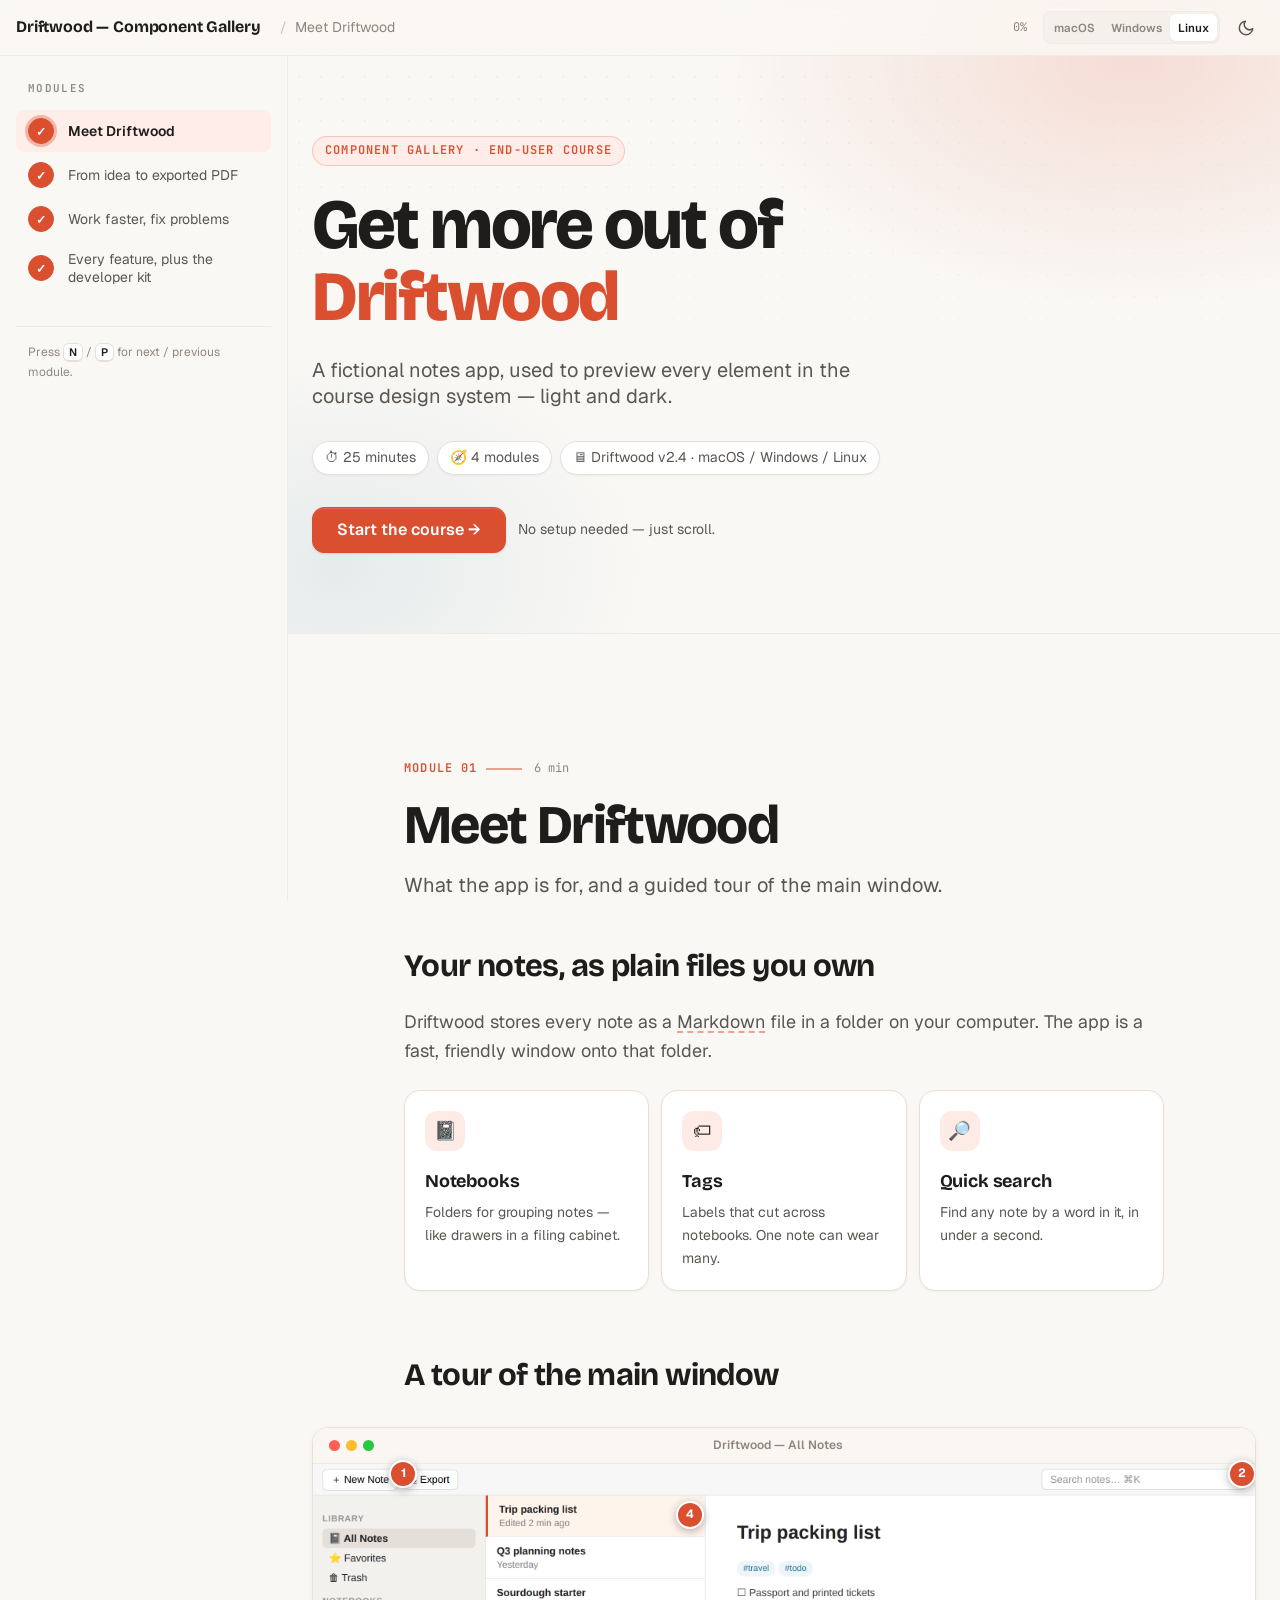
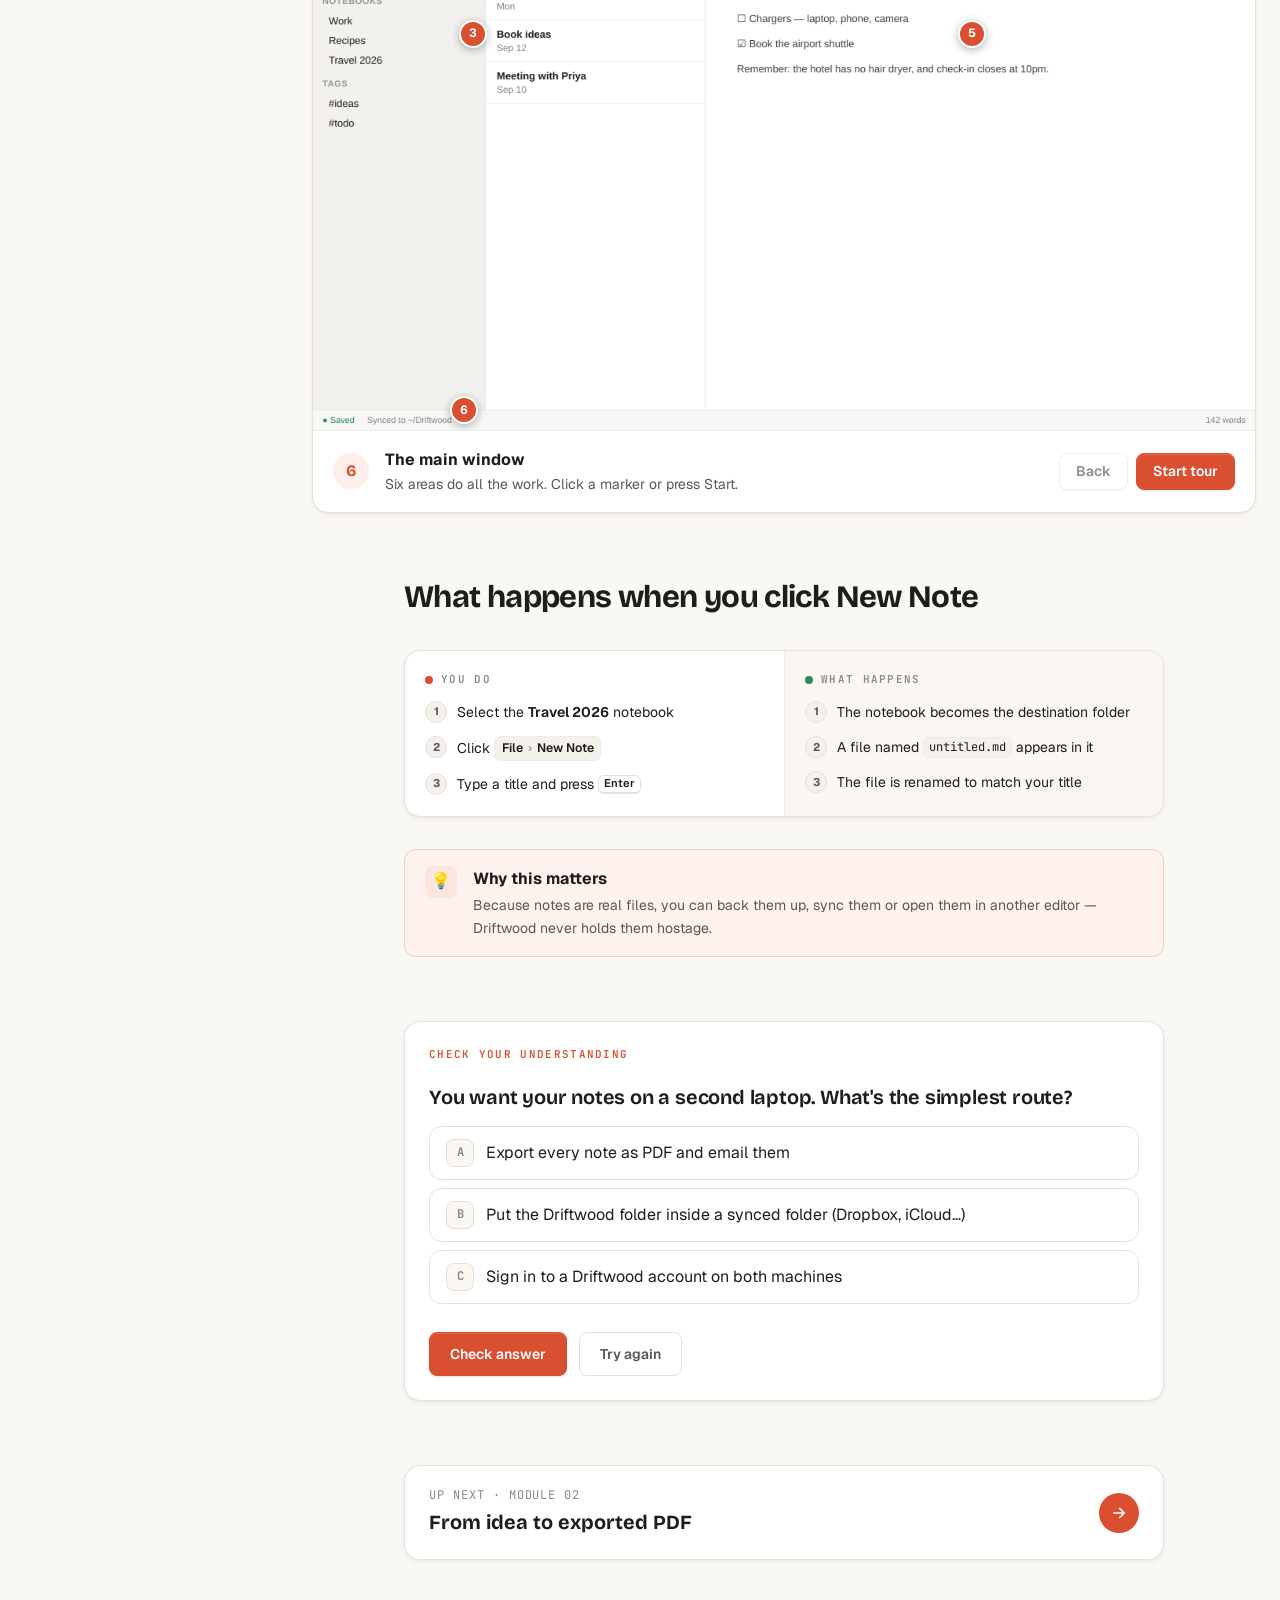
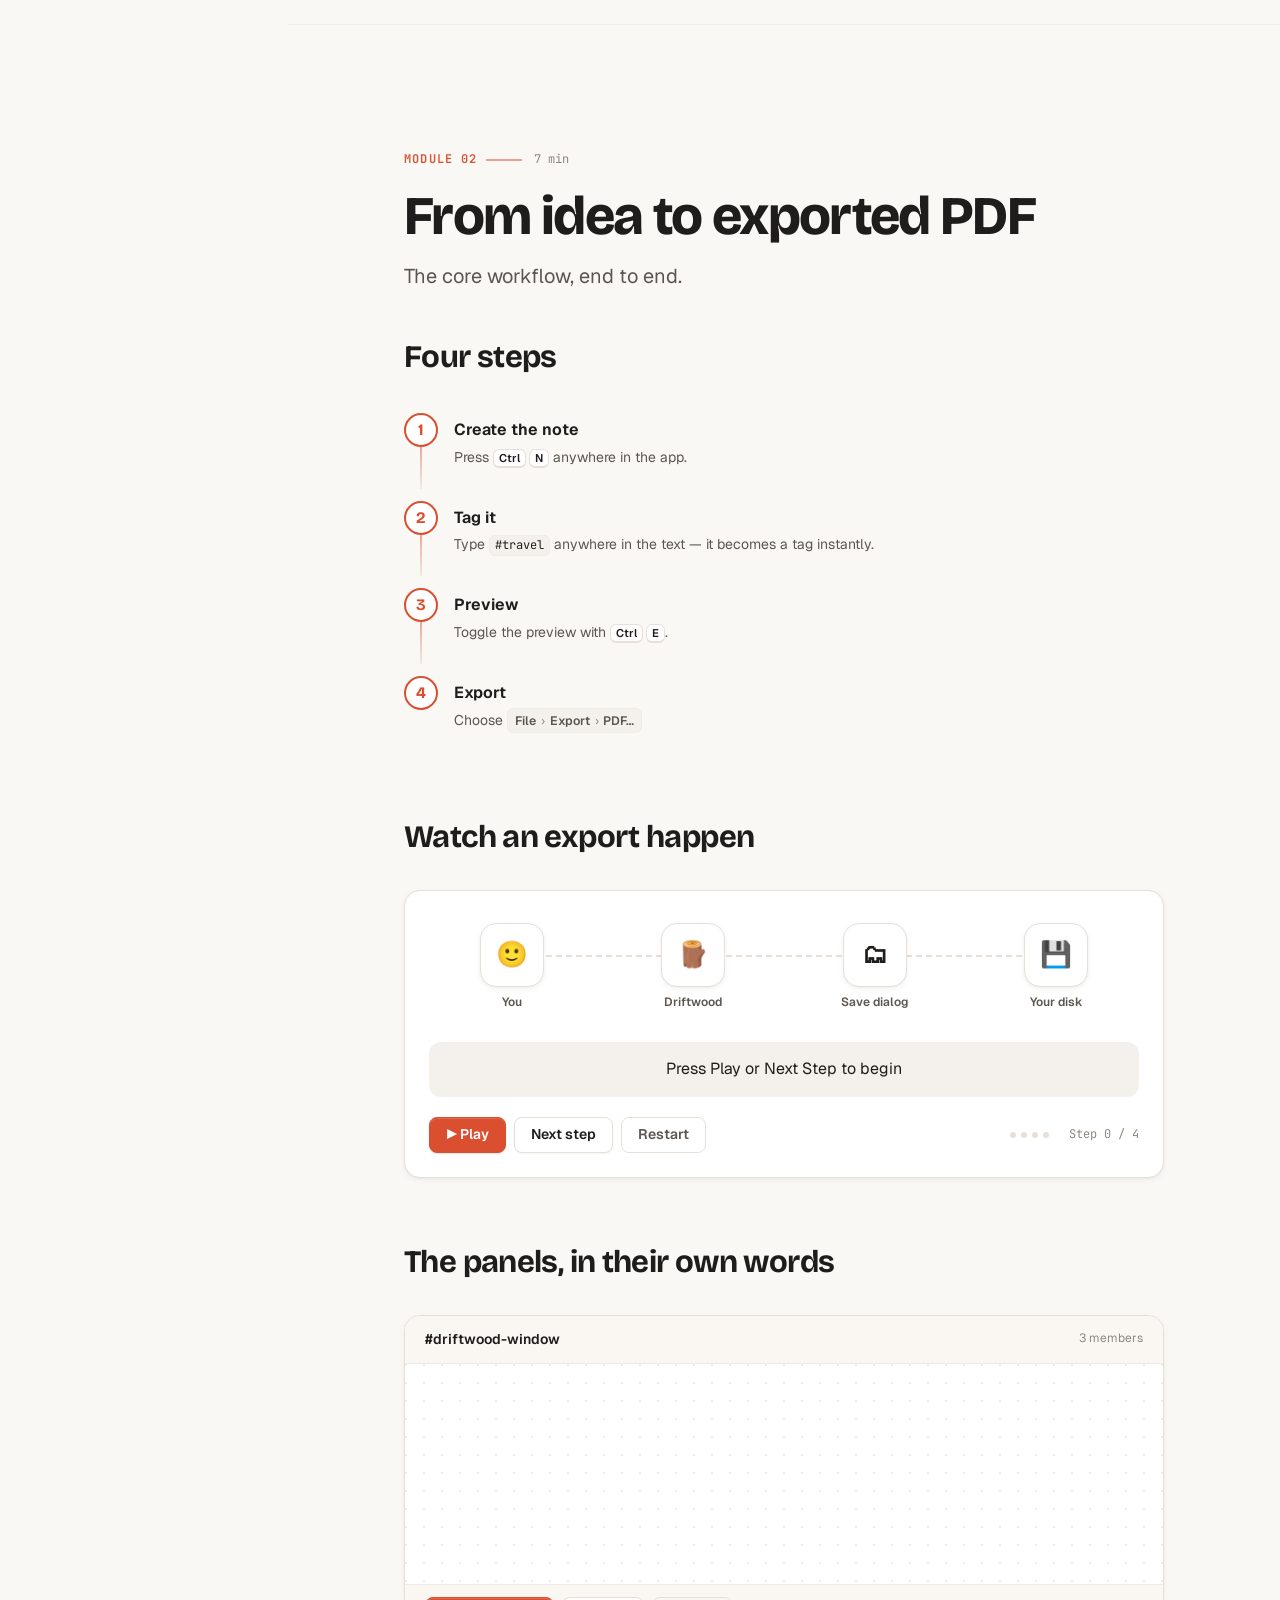
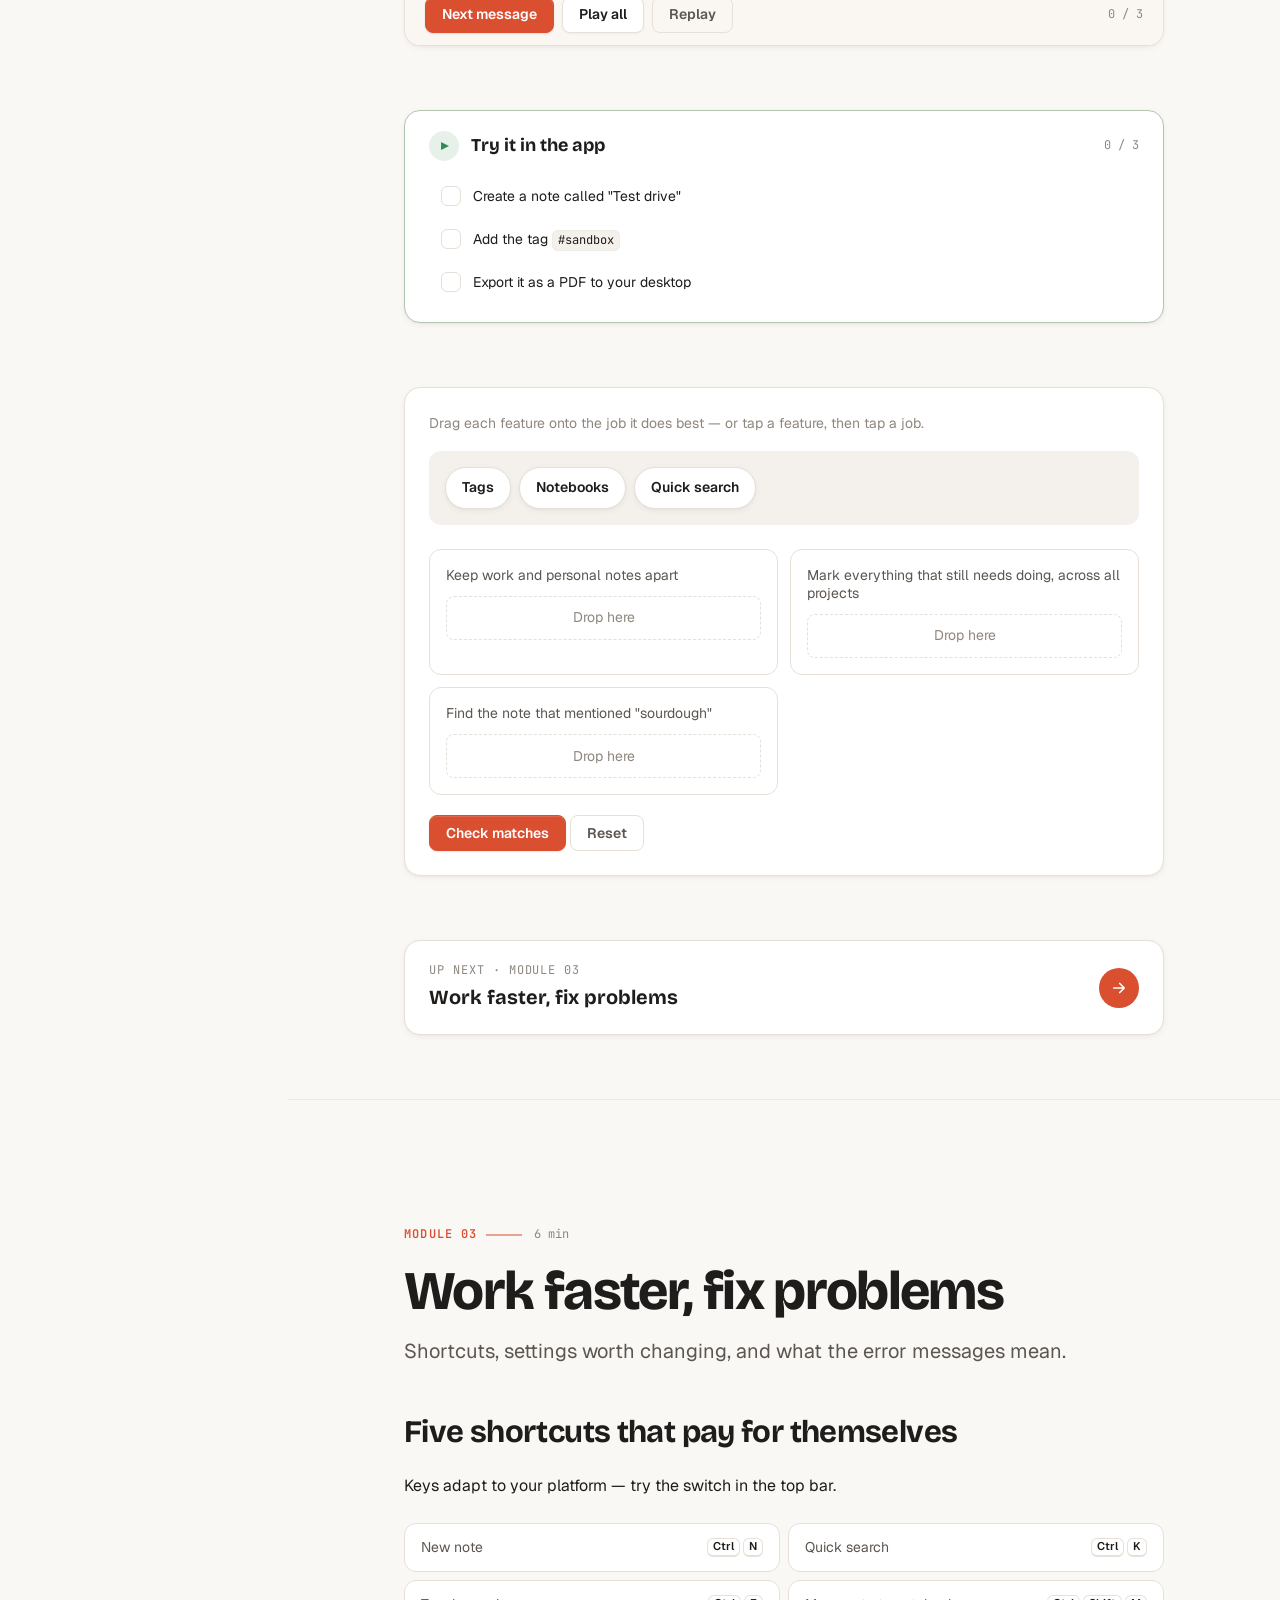
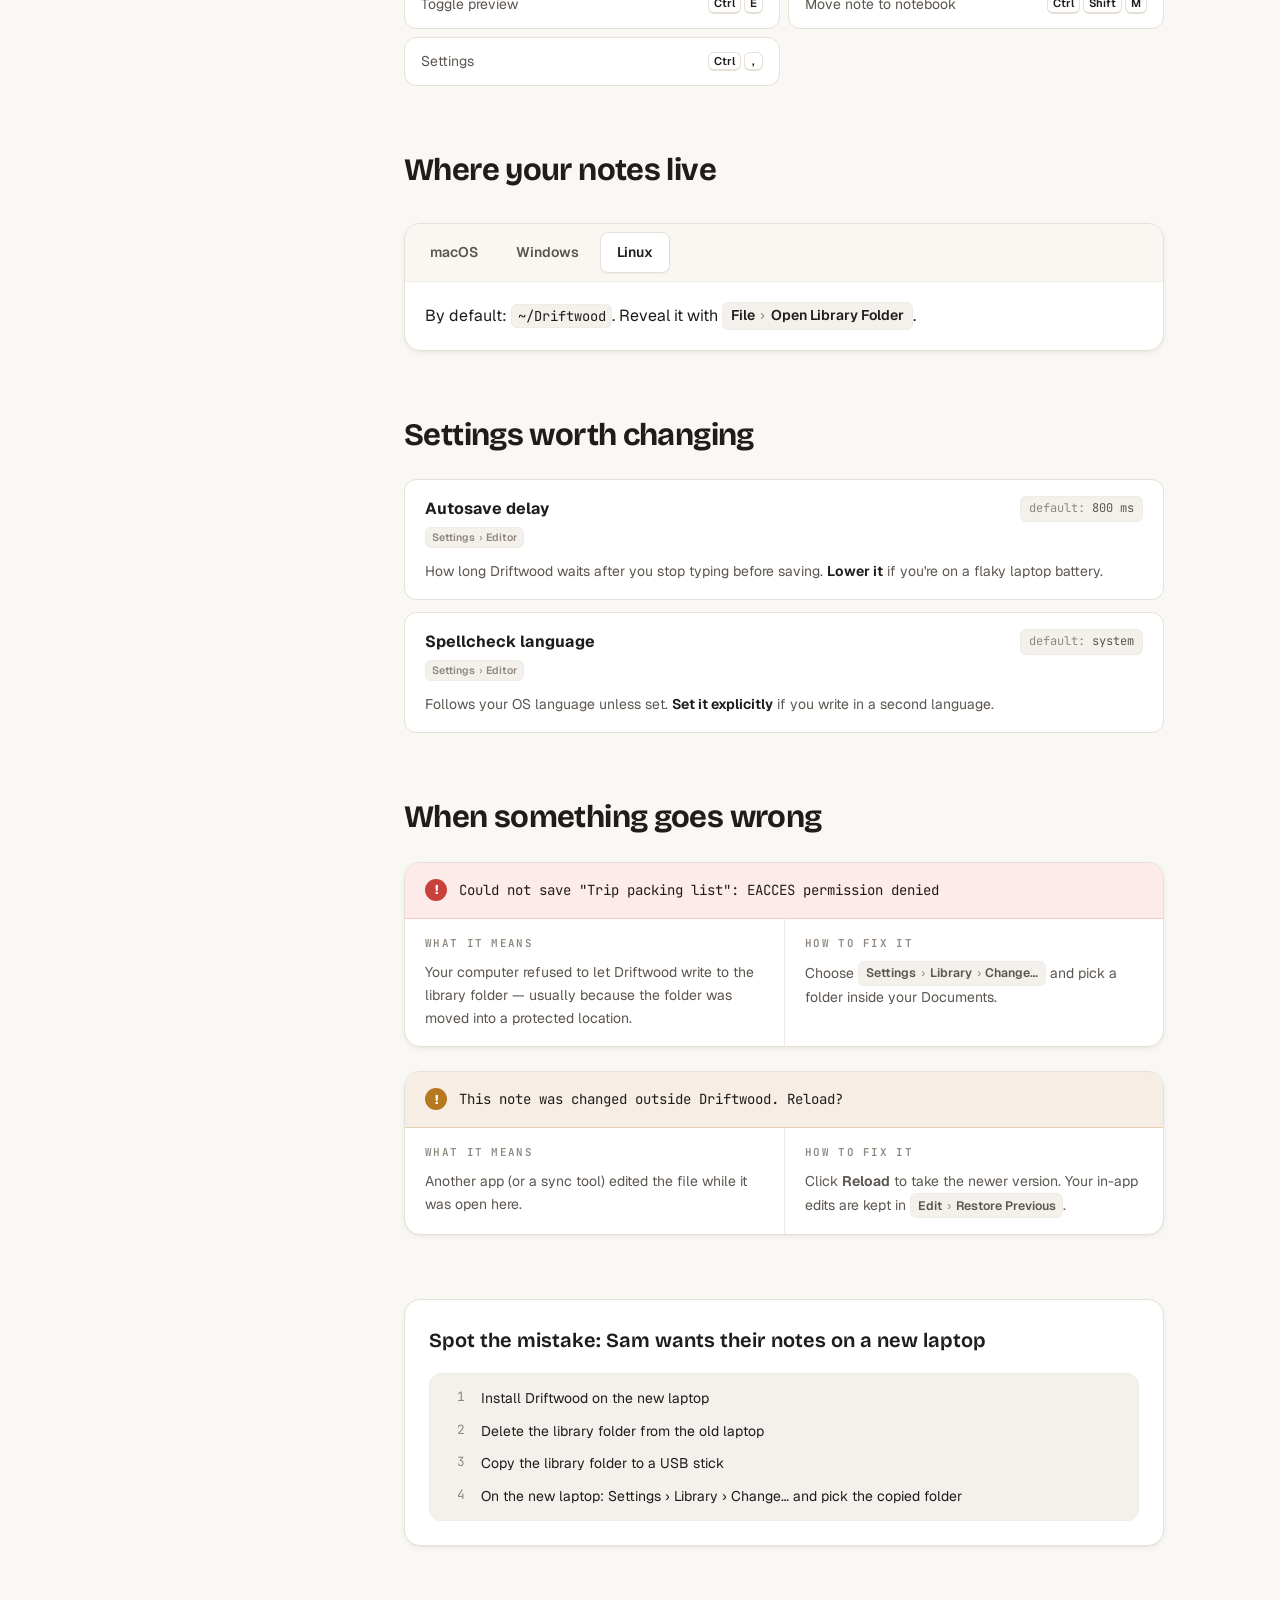
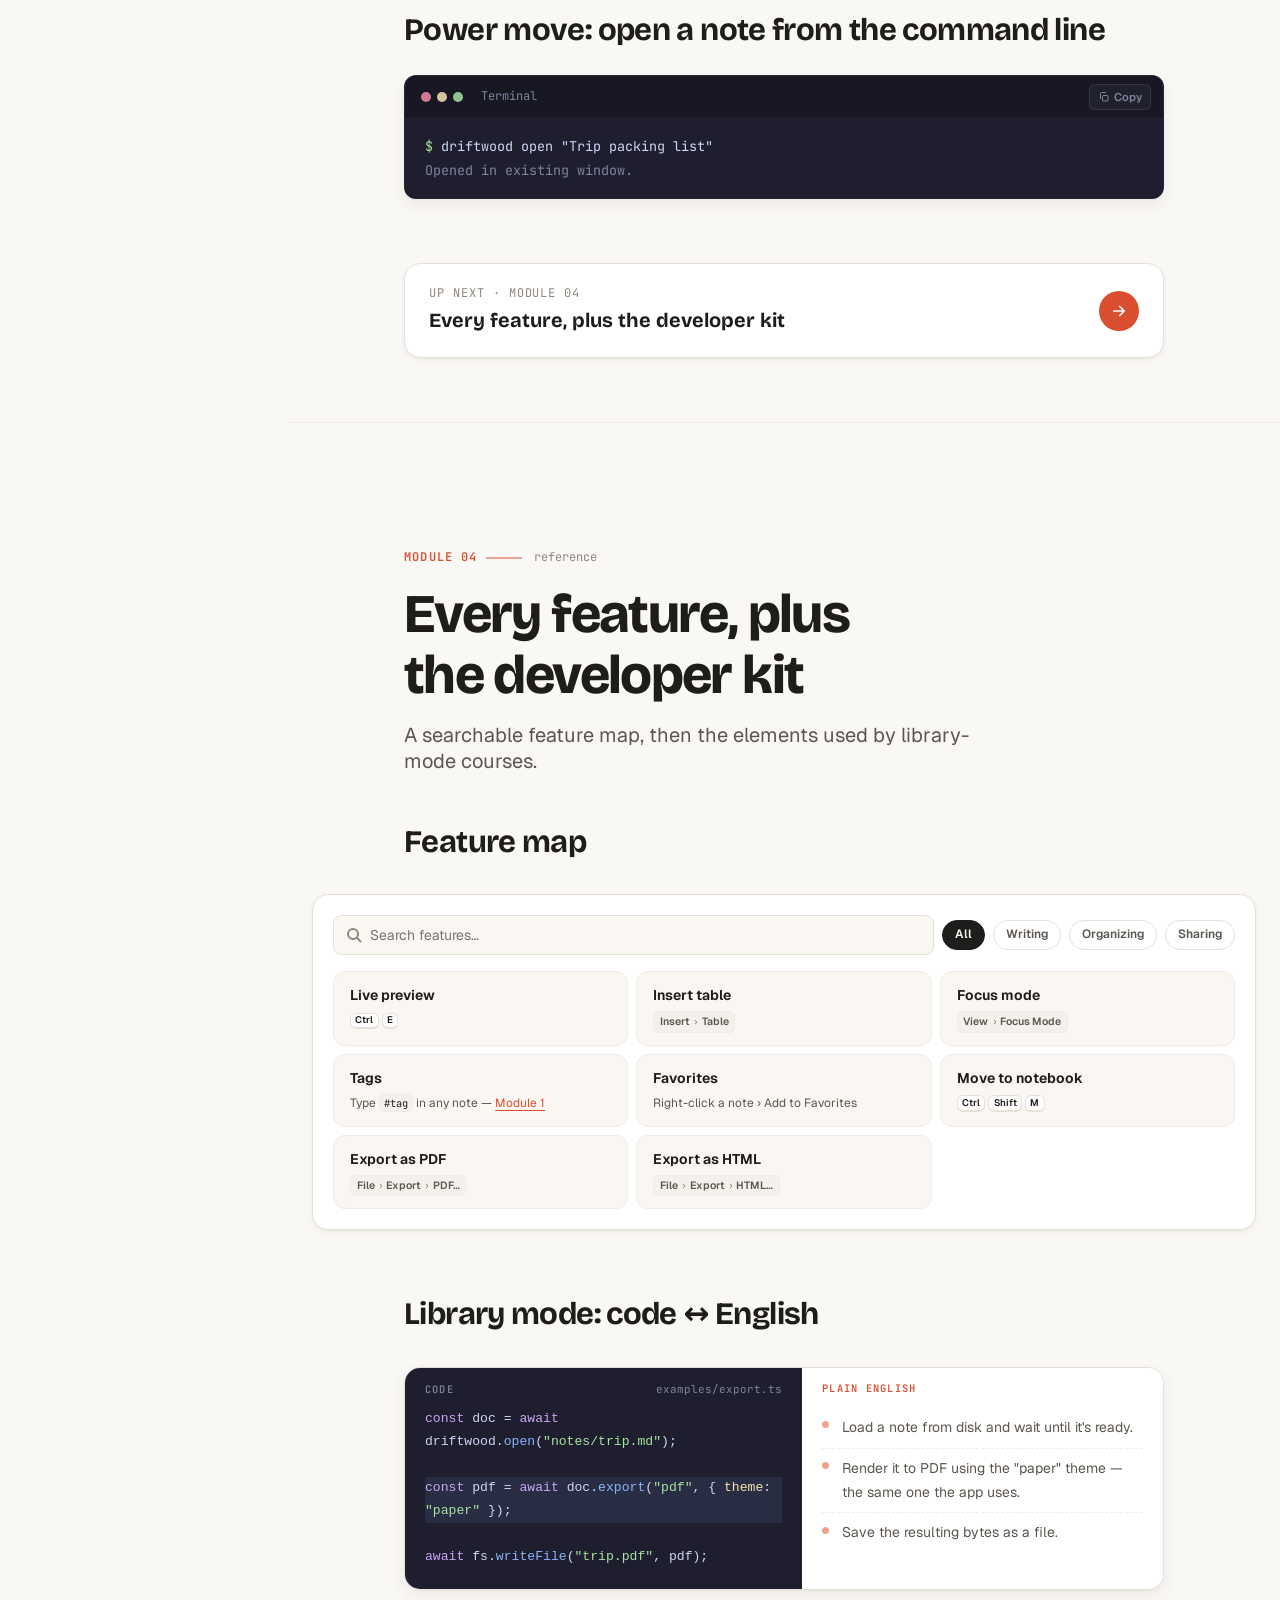
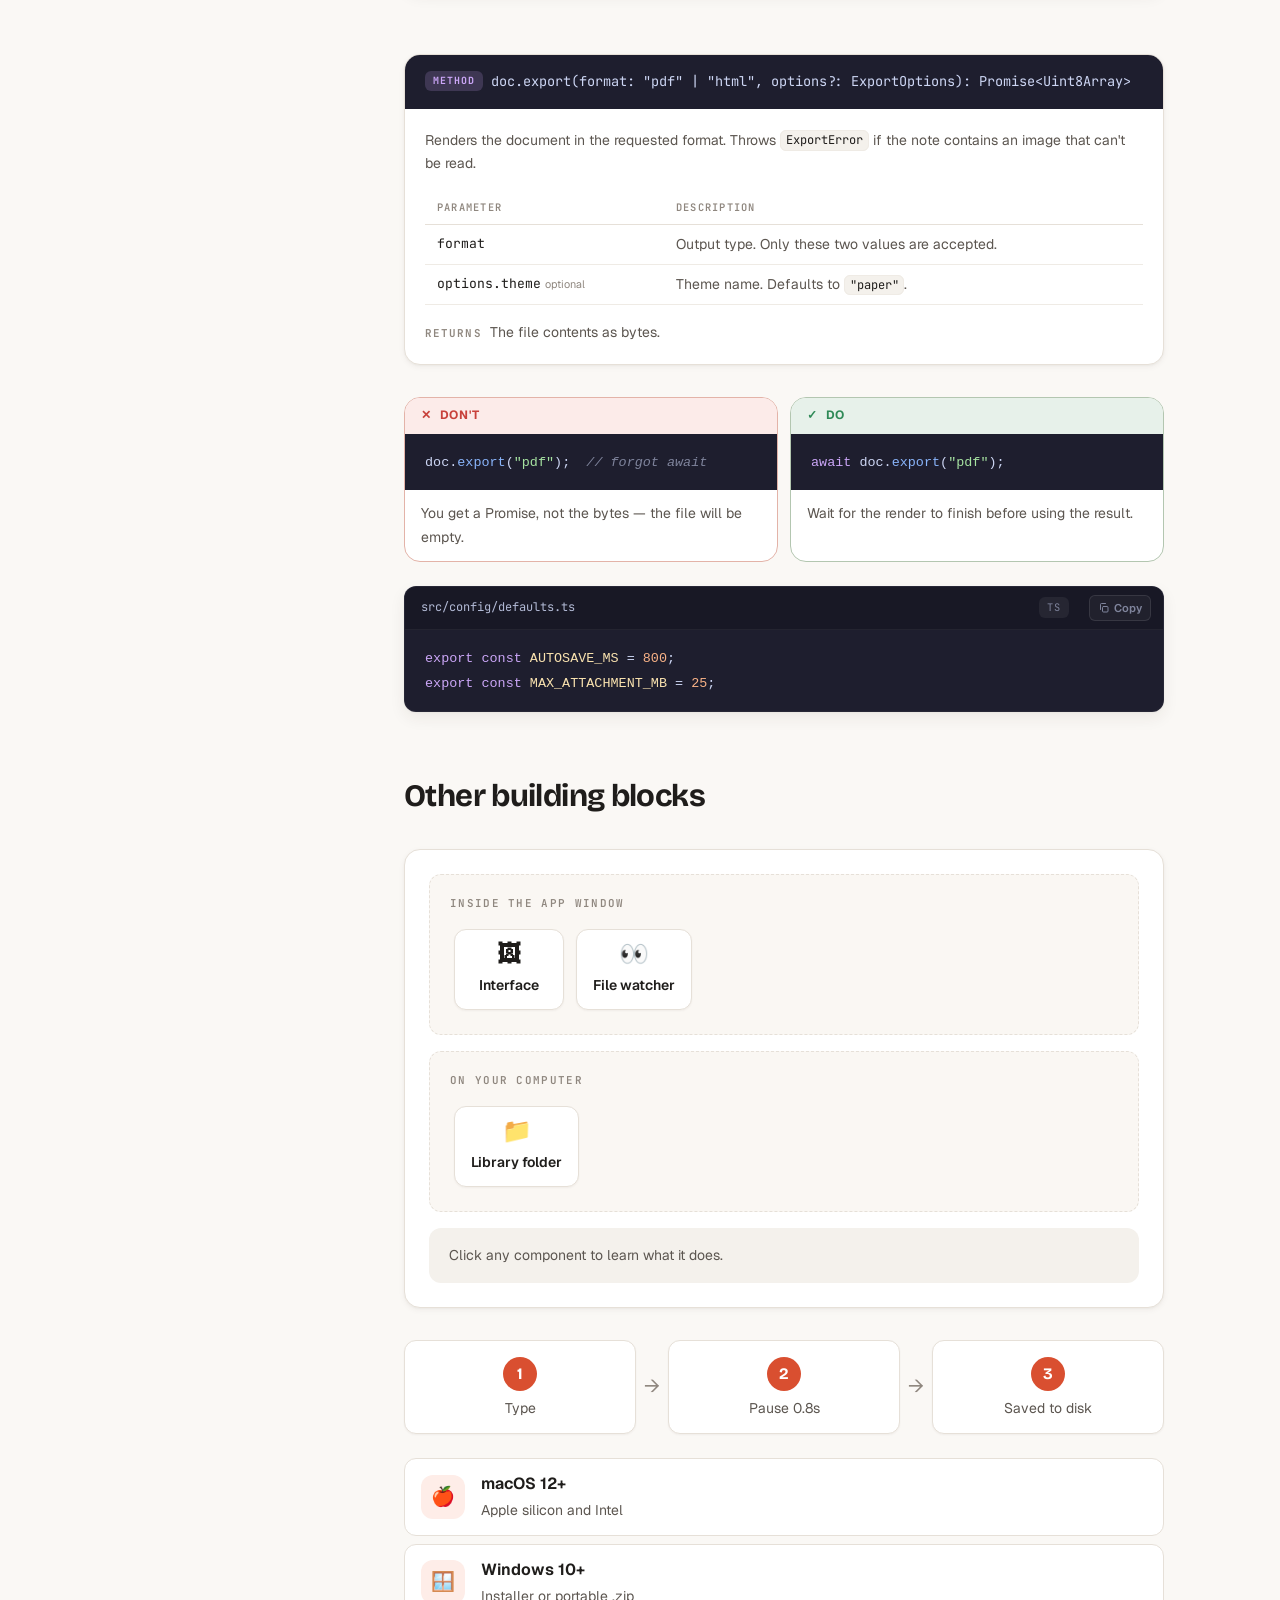
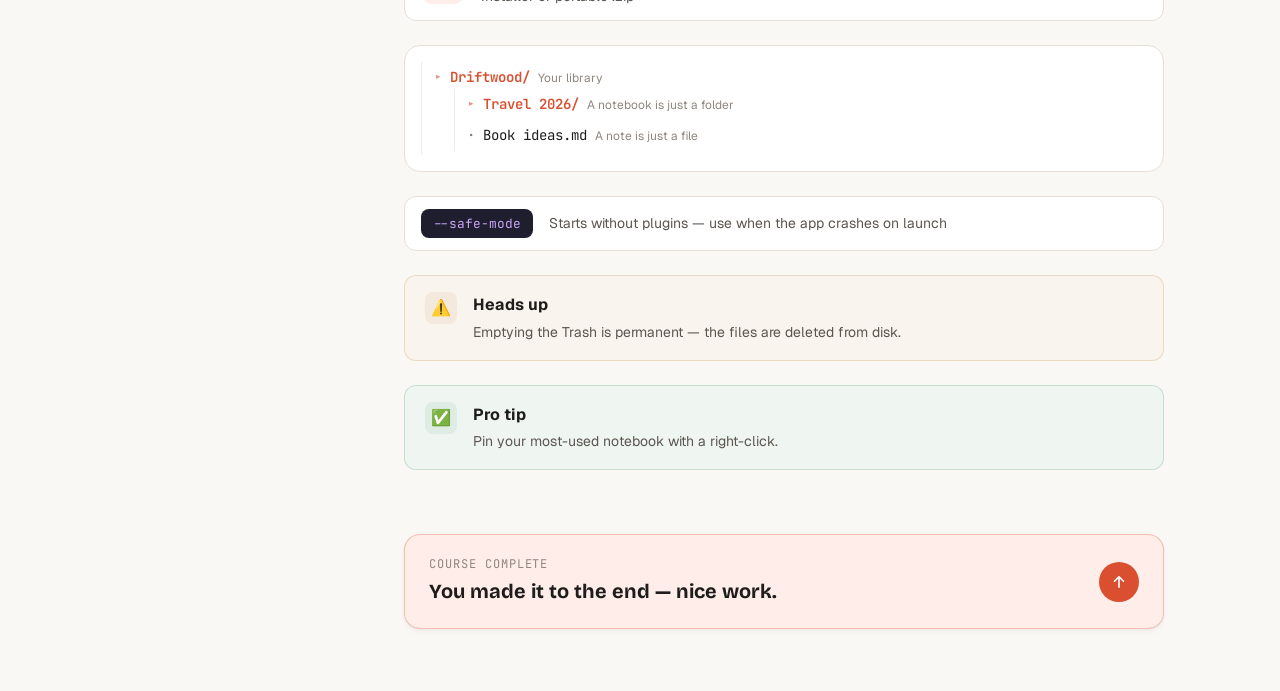
<file: examples/component-gallery/index.html>
<!DOCTYPE html>
<html lang="en">
<head>
  <meta charset="UTF-8">
  <meta name="viewport" content="width=device-width, initial-scale=1.0">
  <title>Driftwood — Component Gallery</title>

  <!-- Apply saved/system theme before first paint (prevents a light flash in dark mode) -->
  <script>
    (function () {
      var t = null;
      try { t = localStorage.getItem('course-theme'); } catch (e) {}
      if (t !== 'light' && t !== 'dark') {
        t = window.matchMedia && window.matchMedia('(prefers-color-scheme: dark)').matches ? 'dark' : 'light';
      }
      document.documentElement.setAttribute('data-theme', t);
    })();
  </script>

  <!-- Google Fonts: Bricolage Grotesque · Geist · JetBrains Mono -->
  <link rel="preconnect" href="https://fonts.googleapis.com">
  <link rel="preconnect" href="https://fonts.gstatic.com" crossorigin>
  <link href="https://fonts.googleapis.com/css2?family=Bricolage+Grotesque:opsz,wght@12..96,400..800&family=Geist:wght@300..700&family=JetBrains+Mono:wght@400;500;600&display=swap" rel="stylesheet">

  <link rel="stylesheet" href="styles.css">

  <!--
    CUSTOMIZE PER COURSE — replace #D94F30 with ONE hex value.
    Every other accent shade (hover, light tint, ring) is derived from it
    automatically, in both light and dark mode.
      vermillion  #D94F30  (default — warm, energetic)
      coral       #E06B56
      teal        #1F7A8C  (calm, technical tools)
      amber       #C98A1B  (creative tools)
      forest      #2D8B55  (data / productivity)
      indigo      #4F5BD5  (developer libraries — use sparingly, no gradients)
      rose        #C2577E
  -->
  <style>
    :root { --color-accent: #D94F30; }
  </style>

  <script src="main.js" defer></script>
</head>
<body class="has-sidebar">

  <header class="topbar" id="topbar">
    <div class="topbar-inner">
      <button class="icon-btn toc-toggle" id="toc-toggle" aria-label="Open table of contents" aria-controls="sidebar" aria-expanded="false">
        <svg viewBox="0 0 24 24" fill="none" stroke="currentColor" stroke-width="2" stroke-linecap="round"><path d="M4 6h16M4 12h16M4 18h10"/></svg>
      </button>
      <span class="topbar-title">Driftwood — Component Gallery</span>
      <span class="topbar-module" id="topbar-module"></span>
      <div class="topbar-actions">
        <span class="topbar-progress" id="topbar-progress">0%</span>
        <div class="platform-switch" id="platform-switch" role="group" aria-label="Keyboard shortcuts for" hidden>
          <button type="button" data-platform="mac" aria-pressed="false">macOS</button>
          <button type="button" data-platform="win" aria-pressed="false">Windows</button>
          <button type="button" data-platform="linux" aria-pressed="false">Linux</button>
        </div>
        <button class="icon-btn theme-toggle" id="theme-toggle" aria-label="Toggle dark mode">
          <svg class="icon-moon" viewBox="0 0 24 24" fill="none" stroke="currentColor" stroke-width="2" stroke-linecap="round" stroke-linejoin="round"><path d="M21 12.8A9 9 0 1 1 11.2 3a7 7 0 0 0 9.8 9.8z"/></svg>
          <svg class="icon-sun" viewBox="0 0 24 24" fill="none" stroke="currentColor" stroke-width="2" stroke-linecap="round"><circle cx="12" cy="12" r="4"/><path d="M12 2v2M12 20v2M4.9 4.9l1.4 1.4M17.7 17.7l1.4 1.4M2 12h2M20 12h2M4.9 19.1l1.4-1.4M17.7 6.3l1.4-1.4"/></svg>
        </button>
      </div>
    </div>
    <div class="progress-bar" id="progress-bar" role="progressbar" aria-label="Course progress" aria-valuenow="0" aria-valuemin="0" aria-valuemax="100"></div>
  </header>

  <!-- Table of contents: main.js builds the list from every .module's .module-title -->
  <nav class="sidebar" id="sidebar" aria-label="Course modules">
    <div class="sidebar-label">Modules</div>
    <ol class="toc" id="toc"></ol>
    <div class="sidebar-footer">
      Press <kbd>N</kbd> / <kbd>P</kbd> for next / previous module.
    </div>
  </nav>
  <div class="sidebar-scrim" id="sidebar-scrim"></div>

  <main id="main">
    <!-- modules/*.html content is assembled here by build.sh -->
<header class="course-hero" id="top">
  <div class="course-hero-inner">
    <span class="hero-eyebrow">Component gallery · End-user course</span>
    <h1 class="hero-title">Get more out of <em>Driftwood</em></h1>
    <p class="hero-subtitle">A fictional notes app, used to preview every element in the course design system — light and dark.</p>
    <div class="hero-meta">
      <span class="hero-chip">⏱ 25 minutes</span>
      <span class="hero-chip">🧭 4 modules</span>
      <span class="hero-chip">🖥 Driftwood v2.4 · macOS / Windows / Linux</span>
    </div>
    <div class="hero-cta">
      <a class="btn btn-primary btn-lg" href="#module-1">Start the course →</a>
      <span class="lead" style="font-size:var(--text-sm)">No setup needed — just scroll.</span>
    </div>
  </div>
</header>
<section class="module" id="module-1">
  <div class="module-content">
    <header class="module-header animate-in">
      <span class="module-number">01</span><span class="module-meta">6 min</span>
      <h1 class="module-title">Meet Driftwood</h1>
      <p class="module-subtitle">What the app is for, and a guided tour of the main window.</p>
    </header>

    <section class="screen animate-in">
      <h2 class="screen-heading">Your notes, as plain files you own</h2>
      <p class="lead">Driftwood stores every note as a <span class="term" data-definition="A simple text format where # makes a heading and * makes a bullet. Any text editor can open it, so your notes never get locked into one app.">Markdown</span> file in a folder on your computer. The app is a fast, friendly window onto that folder.</p>
      <div class="pattern-cards stagger-children">
        <div class="pattern-card animate-in"><div class="pattern-icon">📓</div><h4 class="pattern-title">Notebooks</h4><p class="pattern-desc">Folders for grouping notes — like drawers in a filing cabinet.</p></div>
        <div class="pattern-card animate-in"><div class="pattern-icon">🏷</div><h4 class="pattern-title">Tags</h4><p class="pattern-desc">Labels that cut across notebooks. One note can wear many.</p></div>
        <div class="pattern-card animate-in"><div class="pattern-icon">🔎</div><h4 class="pattern-title">Quick search</h4><p class="pattern-desc">Find any note by a word in it, in under a second.</p></div>
      </div>
    </section>

    <section class="screen animate-in">
      <h2 class="screen-heading">A tour of the main window</h2>
      <div class="ui-tour wide-block" data-title="The main window" data-intro="Six areas do all the work. Click a marker or press Start.">
        <div class="app-window">
          <div class="app-window-bar"><span class="app-window-title">Driftwood — All Notes</span></div>
          <div class="app-window-body">
            <img src="screenshots/main-window.png" alt="Driftwood main window with sidebar, note list and editor">
            <button class="hotspot" style="--x:9.6%;--y:1.6%" data-title="New Note" data-desc="Creates a blank note in the notebook you have selected. Shortcut: <span class='keys'><kbd data-mac='⌘' data-win='Ctrl'>Ctrl</kbd><kbd>N</kbd></span>" data-region="1%,0.5%,8%,4.2%"></button>
            <button class="hotspot" style="--x:98.6%;--y:1.6%" data-title="Quick search" data-desc="Searches the text of every note, not just titles." data-region="77%,0.8%,22%,3.8%"></button>
            <button class="hotspot" style="--x:17%;--y:30%" data-title="Sidebar" data-desc="Switch between your library, notebooks and tags." data-region="0%,5.5%,18.3%,90.5%"></button>
            <button class="hotspot" style="--x:40%;--y:9%" data-title="Note list" data-desc="Notes in the current view, newest first. The orange bar marks the open note." data-region="18.3%,5.5%,23.4%,90.5%"></button>
            <button class="hotspot" style="--x:70%;--y:30%" data-title="Editor" data-desc="Type here. Changes save automatically within a second." data-region="41.7%,5.5%,58.3%,90.5%"></button>
            <button class="hotspot" style="--x:16%;--y:96.6%" data-title="Save status" data-desc="Green means everything is written to disk. Amber means a save is waiting." data-region="0%,96.3%,16%,3.7%"></button>
          </div>
        </div>
      </div>
    </section>

    <section class="screen animate-in">
      <h2 class="screen-heading">What happens when you click New Note</h2>
      <div class="action-result">
        <div class="action-col">
          <div class="action-col-label">You do</div>
          <ol class="action-steps">
            <li>Select the <strong>Travel 2026</strong> notebook</li>
            <li>Click <span class="menu-path"><span>File</span><span>New Note</span></span></li>
            <li>Type a title and press <kbd>Enter</kbd></li>
          </ol>
        </div>
        <div class="action-col">
          <div class="action-col-label">What happens</div>
          <ol class="action-steps">
            <li>The notebook becomes the destination folder</li>
            <li>A file named <code>untitled.md</code> appears in it</li>
            <li>The file is renamed to match your title</li>
          </ol>
        </div>
      </div>
      <div class="callout callout-accent">
        <div class="callout-icon">💡</div>
        <div class="callout-content"><strong class="callout-title">Why this matters</strong><p>Because notes are real files, you can back them up, sync them or open them in another editor — Driftwood never holds them hostage.</p></div>
      </div>
    </section>

    <section class="screen animate-in">
      <div class="quiz-container" id="quiz-1">
        <div class="quiz-question-block" data-correct="b"
             data-explanation-right="Notes are plain files in a folder, so any sync tool that syncs folders will work."
             data-explanation-wrong="Driftwood has no account system — the notes are ordinary files in a folder you choose.">
          <h3 class="quiz-question">You want your notes on a second laptop. What's the simplest route?</h3>
          <div class="quiz-options">
            <button class="quiz-option" data-value="a"><div class="quiz-option-radio"></div><span>Export every note as PDF and email them</span></button>
            <button class="quiz-option" data-value="b"><div class="quiz-option-radio"></div><span>Put the Driftwood folder inside a synced folder (Dropbox, iCloud…)</span></button>
            <button class="quiz-option" data-value="c"><div class="quiz-option-radio"></div><span>Sign in to a Driftwood account on both machines</span></button>
          </div>
          <div class="quiz-feedback"></div>
        </div>
        <button class="quiz-check-btn">Check answer</button>
        <button class="quiz-reset-btn">Try again</button>
      </div>
    </section>
  </div>
</section>
<section class="module" id="module-2">
  <div class="module-content">
    <header class="module-header animate-in">
      <span class="module-number">02</span><span class="module-meta">7 min</span>
      <h1 class="module-title">From idea to exported PDF</h1>
      <p class="module-subtitle">The core workflow, end to end.</p>
    </header>

    <section class="screen animate-in">
      <h2 class="screen-heading">Four steps</h2>
      <div class="step-cards">
        <div class="step-card"><div class="step-num">1</div><div class="step-body"><strong>Create the note</strong><p>Press <span class="keys"><kbd data-mac="⌘" data-win="Ctrl">Ctrl</kbd><kbd>N</kbd></span> anywhere in the app.</p></div></div>
        <div class="step-card"><div class="step-num">2</div><div class="step-body"><strong>Tag it</strong><p>Type <code>#travel</code> anywhere in the text — it becomes a tag instantly.</p></div></div>
        <div class="step-card"><div class="step-num">3</div><div class="step-body"><strong>Preview</strong><p>Toggle the preview with <span class="keys"><kbd data-mac="⌘" data-win="Ctrl">Ctrl</kbd><kbd>E</kbd></span>.</p></div></div>
        <div class="step-card"><div class="step-num">4</div><div class="step-body"><strong>Export</strong><p>Choose <span class="menu-path"><span>File</span><span>Export</span><span>PDF…</span></span></p></div></div>
      </div>
    </section>

    <section class="screen animate-in">
      <h2 class="screen-heading">Watch an export happen</h2>
      <div class="flow-animation" data-steps='[
        {"highlight":"flow-you","label":"You choose File › Export › PDF"},
        {"highlight":"flow-app","label":"Driftwood renders your note with the current theme","packet":true,"from":"you","to":"app"},
        {"highlight":"flow-dialog","label":"A save dialog asks where the PDF should go","packet":true,"from":"app","to":"dialog"},
        {"highlight":"flow-disk","label":"The PDF is written to disk, and Finder / Explorer opens on it","packet":true,"from":"dialog","to":"disk"}
      ]'>
        <div class="flow-actors">
          <div class="flow-actor" id="flow-you"><div class="flow-actor-icon">🙂</div><span>You</span></div>
          <div class="flow-actor" id="flow-app"><div class="flow-actor-icon">🪵</div><span>Driftwood</span></div>
          <div class="flow-actor" id="flow-dialog"><div class="flow-actor-icon">🗂</div><span>Save dialog</span></div>
          <div class="flow-actor" id="flow-disk"><div class="flow-actor-icon">💾</div><span>Your disk</span></div>
        </div>
        <div class="flow-step-label">Press Play or Next Step to begin</div>
        <div class="flow-controls">
          <button class="btn btn-primary flow-play-btn">▶ Play</button>
          <button class="btn flow-next-btn">Next step</button>
          <button class="btn btn-ghost flow-reset-btn">Restart</button>
          <span class="flow-progress"></span>
        </div>
      </div>
    </section>

    <section class="screen animate-in">
      <h2 class="screen-heading">The panels, in their own words</h2>
      <div class="chat-window" id="chat-2">
        <div class="chat-header">#driftwood-window <span class="chat-members">3 members</span></div>
        <div class="chat-messages">
          <div class="chat-message me" data-sender="you"><div class="chat-avatar" style="background:var(--color-actor-1)">Y</div><div class="chat-bubble"><span class="chat-sender">You</span><p>Where did my shopping list go?</p></div></div>
          <div class="chat-message" data-sender="side"><div class="chat-avatar" style="background:var(--color-actor-2)">S</div><div class="chat-bubble"><span class="chat-sender" style="color:var(--color-actor-2)">Sidebar</span><p>You're looking at Travel 2026. It's in Recipes — click that notebook.</p></div></div>
          <div class="chat-message" data-sender="search"><div class="chat-avatar" style="background:var(--color-actor-3)">Q</div><div class="chat-bubble"><span class="chat-sender" style="color:var(--color-actor-3)">Quick search</span><p>Or skip the clicking: type "shopping" into me and I'll search every notebook at once.</p></div></div>
        </div>
        <div class="chat-typing" style="display:none"><div class="chat-avatar">?</div><div class="chat-typing-dots"><span class="typing-dot"></span><span class="typing-dot"></span><span class="typing-dot"></span></div></div>
        <div class="chat-controls"><button class="btn btn-primary chat-next-btn">Next message</button><button class="btn chat-all-btn">Play all</button><button class="btn btn-ghost chat-reset-btn">Replay</button><span class="chat-progress"></span></div>
      </div>
    </section>

    <section class="screen animate-in">
      <div class="try-it" id="tryit-first-note">
        <div class="try-it-header"><span class="try-it-title">Try it in the app</span></div>
        <ul>
          <li><label><input type="checkbox"><span>Create a note called "Test drive"</span></label></li>
          <li><label><input type="checkbox"><span>Add the tag <code>#sandbox</code></span></label></li>
          <li><label><input type="checkbox"><span>Export it as a PDF to your desktop</span></label></li>
        </ul>
      </div>
    </section>

    <section class="screen animate-in">
      <div class="dnd-container" id="dnd-2">
        <p class="dnd-instructions">Drag each feature onto the job it does best — or tap a feature, then tap a job.</p>
        <div class="dnd-chips">
          <div class="dnd-chip" data-answer="tags">Tags</div>
          <div class="dnd-chip" data-answer="notebooks">Notebooks</div>
          <div class="dnd-chip" data-answer="search">Quick search</div>
        </div>
        <div class="dnd-zones">
          <div class="dnd-zone" data-correct="notebooks"><p class="dnd-zone-label">Keep work and personal notes apart</p><div class="dnd-zone-target">Drop here</div></div>
          <div class="dnd-zone" data-correct="tags"><p class="dnd-zone-label">Mark everything that still needs doing, across all projects</p><div class="dnd-zone-target">Drop here</div></div>
          <div class="dnd-zone" data-correct="search"><p class="dnd-zone-label">Find the note that mentioned "sourdough"</p><div class="dnd-zone-target">Drop here</div></div>
        </div>
        <button class="btn btn-primary dnd-check-btn">Check matches</button>
        <button class="btn btn-ghost dnd-reset-btn">Reset</button>
      </div>
    </section>
  </div>
</section>
<section class="module" id="module-3">
  <div class="module-content">
    <header class="module-header animate-in">
      <span class="module-number">03</span><span class="module-meta">6 min</span>
      <h1 class="module-title">Work faster, fix problems</h1>
      <p class="module-subtitle">Shortcuts, settings worth changing, and what the error messages mean.</p>
    </header>

    <section class="screen animate-in">
      <h2 class="screen-heading">Five shortcuts that pay for themselves</h2>
      <p>Keys adapt to your platform — try the switch in the top bar.</p>
      <div class="shortcut-list">
        <div class="shortcut"><span class="shortcut-desc">New note</span><span class="keys"><kbd data-mac="⌘" data-win="Ctrl">Ctrl</kbd><kbd>N</kbd></span></div>
        <div class="shortcut"><span class="shortcut-desc">Quick search</span><span class="keys"><kbd data-mac="⌘" data-win="Ctrl">Ctrl</kbd><kbd>K</kbd></span></div>
        <div class="shortcut"><span class="shortcut-desc">Toggle preview</span><span class="keys"><kbd data-mac="⌘" data-win="Ctrl">Ctrl</kbd><kbd>E</kbd></span></div>
        <div class="shortcut"><span class="shortcut-desc">Move note to notebook</span><span class="keys"><kbd data-mac="⌘" data-win="Ctrl">Ctrl</kbd><kbd data-mac="⇧" data-win="Shift">Shift</kbd><kbd>M</kbd></span></div>
        <div class="shortcut"><span class="shortcut-desc">Settings</span><span class="keys"><kbd data-mac="⌘" data-win="Ctrl">Ctrl</kbd><kbd>,</kbd></span></div>
      </div>
    </section>

    <section class="screen animate-in">
      <h2 class="screen-heading">Where your notes live</h2>
      <div class="tabs" data-tab-group="platform">
        <div class="tab-list">
          <button class="tab" data-tab="mac">macOS</button>
          <button class="tab" data-tab="win">Windows</button>
          <button class="tab" data-tab="linux">Linux</button>
        </div>
        <div class="tab-panel"><p>By default: <code>~/Documents/Driftwood</code>. Reveal it with <span class="menu-path"><span>Driftwood</span><span>Show Library in Finder</span></span>.</p></div>
        <div class="tab-panel"><p>By default: <code>%USERPROFILE%\Documents\Driftwood</code>. Reveal it with <span class="menu-path"><span>File</span><span>Show Library in Explorer</span></span>.</p></div>
        <div class="tab-panel"><p>By default: <code>~/Driftwood</code>. Reveal it with <span class="menu-path"><span>File</span><span>Open Library Folder</span></span>.</p></div>
      </div>
    </section>

    <section class="screen animate-in">
      <h2 class="screen-heading">Settings worth changing</h2>
      <div class="setting-list">
        <div class="setting-card"><span class="setting-name">Autosave delay</span><span class="setting-default">800 ms</span><span class="setting-where"><span class="menu-path"><span>Settings</span><span>Editor</span></span></span><p class="setting-effect">How long Driftwood waits after you stop typing before saving. <strong>Lower it</strong> if you're on a flaky laptop battery.</p></div>
        <div class="setting-card"><span class="setting-name">Spellcheck language</span><span class="setting-default">system</span><span class="setting-where"><span class="menu-path"><span>Settings</span><span>Editor</span></span></span><p class="setting-effect">Follows your OS language unless set. <strong>Set it explicitly</strong> if you write in a second language.</p></div>
      </div>
    </section>

    <section class="screen animate-in">
      <h2 class="screen-heading">When something goes wrong</h2>
      <div class="error-card">
        <div class="error-message">Could not save "Trip packing list": EACCES permission denied</div>
        <div class="error-body">
          <div><h4>What it means</h4>Your computer refused to let Driftwood write to the library folder — usually because the folder was moved into a protected location.</div>
          <div><h4>How to fix it</h4>Choose <span class="menu-path"><span>Settings</span><span>Library</span><span>Change…</span></span> and pick a folder inside your Documents.</div>
        </div>
      </div>
      <div class="error-card is-warning">
        <div class="error-message">This note was changed outside Driftwood. Reload?</div>
        <div class="error-body">
          <div><h4>What it means</h4>Another app (or a sync tool) edited the file while it was open here.</div>
          <div><h4>How to fix it</h4>Click <strong>Reload</strong> to take the newer version. Your in-app edits are kept in <span class="menu-path"><span>Edit</span><span>Restore Previous</span></span>.</div>
        </div>
      </div>
    </section>

    <section class="screen animate-in">
      <div class="bug-challenge">
        <h3>Spot the mistake: Sam wants their notes on a new laptop</h3>
        <div class="bug-code steps">
          <div class="bug-line" onclick="checkBugLine(this, false)" data-hint="Installing the app is fine."><span class="line-num">1</span><code>Install Driftwood on the new laptop</code></div>
          <div class="bug-line" onclick="checkBugLine(this, true)" data-explanation="Deleting the old folder before confirming the copy finished risks losing everything. Copy, open on the new machine, then clean up."><span class="line-num">2</span><code>Delete the library folder from the old laptop</code></div>
          <div class="bug-line" onclick="checkBugLine(this, false)" data-hint="Copying the folder is exactly right."><span class="line-num">3</span><code>Copy the library folder to a USB stick</code></div>
          <div class="bug-line" onclick="checkBugLine(this, false)" data-hint="Pointing Settings at the folder is correct."><span class="line-num">4</span><code>On the new laptop: Settings › Library › Change… and pick the copied folder</code></div>
        </div>
        <div class="bug-feedback"></div>
      </div>
    </section>

    <section class="screen animate-in">
      <h2 class="screen-heading">Power move: open a note from the command line</h2>
      <div class="terminal">
        <div class="code-header">Terminal</div>
        <pre><span class="prompt">$ </span>driftwood open "Trip packing list"
<span class="output">Opened in existing window.</span></pre>
      </div>
    </section>
  </div>
</section>
<section class="module" id="module-4">
  <div class="module-content">
    <header class="module-header animate-in">
      <span class="module-number">04</span><span class="module-meta">reference</span>
      <h1 class="module-title">Every feature, plus the developer kit</h1>
      <p class="module-subtitle">A searchable feature map, then the elements used by library-mode courses.</p>
    </header>

    <section class="screen animate-in">
      <h2 class="screen-heading">Feature map</h2>
      <div class="feature-map wide-block">
        <div class="feature-map-controls">
          <input class="feature-search" type="search" placeholder="Search features…" aria-label="Search features">
          <button class="feature-filter" data-filter="all">All</button>
          <button class="feature-filter" data-filter="write">Writing</button>
          <button class="feature-filter" data-filter="organize">Organizing</button>
          <button class="feature-filter" data-filter="share">Sharing</button>
        </div>
        <div class="feature-grid">
          <div class="feature-item" data-category="write"><span class="feature-name">Live preview</span><span class="feature-how"><kbd data-mac="⌘" data-win="Ctrl">Ctrl</kbd> <kbd>E</kbd></span></div>
          <div class="feature-item" data-category="write" data-tags="table grid"><span class="feature-name">Insert table</span><span class="feature-how"><span class="menu-path"><span>Insert</span><span>Table</span></span></span></div>
          <div class="feature-item" data-category="write" data-tags="focus zen"><span class="feature-name">Focus mode</span><span class="feature-how"><span class="menu-path"><span>View</span><span>Focus Mode</span></span></span></div>
          <div class="feature-item" data-category="organize"><span class="feature-name">Tags</span><span class="feature-how">Type <code>#tag</code> in any note — <a href="#module-1">Module 1</a></span></div>
          <div class="feature-item" data-category="organize" data-tags="pin star"><span class="feature-name">Favorites</span><span class="feature-how">Right-click a note › Add to Favorites</span></div>
          <div class="feature-item" data-category="organize"><span class="feature-name">Move to notebook</span><span class="feature-how"><kbd data-mac="⌘" data-win="Ctrl">Ctrl</kbd> <kbd data-mac="⇧" data-win="Shift">Shift</kbd> <kbd>M</kbd></span></div>
          <div class="feature-item" data-category="share" data-tags="pdf print"><span class="feature-name">Export as PDF</span><span class="feature-how"><span class="menu-path"><span>File</span><span>Export</span><span>PDF…</span></span></span></div>
          <div class="feature-item" data-category="share" data-tags="html web"><span class="feature-name">Export as HTML</span><span class="feature-how"><span class="menu-path"><span>File</span><span>Export</span><span>HTML…</span></span></span></div>
        </div>
      </div>
    </section>

    <section class="screen animate-in">
      <h2 class="screen-heading">Library mode: code ↔ English</h2>
      <div class="translation-block">
        <div class="translation-code">
          <span class="translation-label">Code</span><span class="translation-file">examples/export.ts</span>
          <pre><code><span class="code-line"><span class="code-keyword">const</span> doc = <span class="code-keyword">await</span> driftwood.<span class="code-function">open</span>(<span class="code-string">"notes/trip.md"</span>);</span>
<span class="code-line hl"><span class="code-keyword">const</span> pdf = <span class="code-keyword">await</span> doc.<span class="code-function">export</span>(<span class="code-string">"pdf"</span>, { <span class="code-property">theme</span>: <span class="code-string">"paper"</span> });</span>
<span class="code-line"><span class="code-keyword">await</span> fs.<span class="code-function">writeFile</span>(<span class="code-string">"trip.pdf"</span>, pdf);</span></code></pre>
        </div>
        <div class="translation-english">
          <span class="translation-label">Plain English</span>
          <div class="translation-lines">
            <p class="tl">Load a note from disk and wait until it's ready.</p>
            <p class="tl">Render it to PDF using the "paper" theme — the same one the app uses.</p>
            <p class="tl">Save the resulting bytes as a file.</p>
          </div>
        </div>
      </div>
    </section>

    <section class="screen animate-in">
      <div class="api-card">
        <div class="api-signature"><span class="api-kind">method</span>doc.export(format: "pdf" | "html", options?: ExportOptions): Promise&lt;Uint8Array&gt;</div>
        <div class="api-body">
          <p class="api-summary">Renders the document in the requested format. Throws <code>ExportError</code> if the note contains an image that can't be read.</p>
          <table class="param-table">
            <thead><tr><th>Parameter</th><th>Description</th></tr></thead>
            <tbody>
              <tr><td>format</td><td>Output type. Only these two values are accepted.</td></tr>
              <tr><td>options.theme<span class="optional">optional</span></td><td>Theme name. Defaults to <code>"paper"</code>.</td></tr>
            </tbody>
          </table>
          <p class="api-returns"><strong>Returns</strong>The file contents as bytes.</p>
        </div>
      </div>

      <div class="compare">
        <div class="compare-col dont"><div class="compare-label">Don't</div>
          <div class="code-block"><pre><code>doc.<span class="code-function">export</span>(<span class="code-string">"pdf"</span>);  <span class="code-comment">// forgot await</span></code></pre></div>
          <p>You get a Promise, not the bytes — the file will be empty.</p></div>
        <div class="compare-col do"><div class="compare-label">Do</div>
          <div class="code-block"><pre><code><span class="code-keyword">await</span> doc.<span class="code-function">export</span>(<span class="code-string">"pdf"</span>);</code></pre></div>
          <p>Wait for the render to finish before using the result.</p></div>
      </div>

      <div class="code-block">
        <div class="code-header"><span class="code-file">src/config/defaults.ts</span><span class="code-lang">ts</span></div>
        <pre><code><span class="code-keyword">export const</span> <span class="code-property">AUTOSAVE_MS</span> = <span class="code-number">800</span>;
<span class="code-keyword">export const</span> <span class="code-property">MAX_ATTACHMENT_MB</span> = <span class="code-number">25</span>;</code></pre>
      </div>
    </section>

    <section class="screen animate-in">
      <h2 class="screen-heading">Other building blocks</h2>
      <div class="arch-diagram">
        <div class="arch-zone"><div class="arch-zone-label">Inside the app window</div>
          <div class="arch-component" data-desc="Renders everything you see — built with web technology inside Electron."><div class="arch-icon">🖼</div><span>Interface</span></div>
          <div class="arch-component" data-desc="Watches the library folder and reloads notes changed by other apps."><div class="arch-icon">👀</div><span>File watcher</span></div>
        </div>
        <div class="arch-zone"><div class="arch-zone-label">On your computer</div>
          <div class="arch-component" data-desc="Plain .md files — the only copy of your notes."><div class="arch-icon">📁</div><span>Library folder</span></div>
        </div>
        <div class="arch-description">Click any component to learn what it does.</div>
      </div>
      <div class="flow-steps">
        <div class="flow-step"><div class="flow-step-num">1</div><p>Type</p></div><div class="flow-arrow">→</div>
        <div class="flow-step"><div class="flow-step-num">2</div><p>Pause 0.8s</p></div><div class="flow-arrow">→</div>
        <div class="flow-step"><div class="flow-step-num">3</div><p>Saved to disk</p></div>
      </div>
      <div class="icon-rows">
        <div class="icon-row"><div class="icon-circle">🍎</div><div><strong>macOS 12+</strong><p>Apple silicon and Intel</p></div></div>
        <div class="icon-row"><div class="icon-circle">🪟</div><div><strong>Windows 10+</strong><p>Installer or portable .zip</p></div></div>
      </div>
      <div class="file-tree">
        <div class="ft-folder"><span class="ft-name">Driftwood/</span><span class="ft-desc">Your library</span>
          <div class="ft-children">
            <div class="ft-folder"><span class="ft-name">Travel 2026/</span><span class="ft-desc">A notebook is just a folder</span></div>
            <div class="ft-file"><span class="ft-name">Book ideas.md</span><span class="ft-desc">A note is just a file</span></div>
          </div>
        </div>
      </div>
      <div class="badge-list">
        <div class="badge-item"><code class="badge-code">--safe-mode</code><span class="badge-desc">Starts without plugins — use when the app crashes on launch</span></div>
      </div>
      <div class="callout callout-caution"><div class="callout-icon">⚠️</div><div class="callout-content"><strong class="callout-title">Heads up</strong><p>Emptying the Trash is permanent — the files are deleted from disk.</p></div></div>
      <div class="callout callout-tip"><div class="callout-icon">✅</div><div class="callout-content"><strong class="callout-title">Pro tip</strong><p>Pin your most-used notebook with a right-click.</p></div></div>
    </section>
  </div>
</section>
  </main>

</body>
</html>
</file>
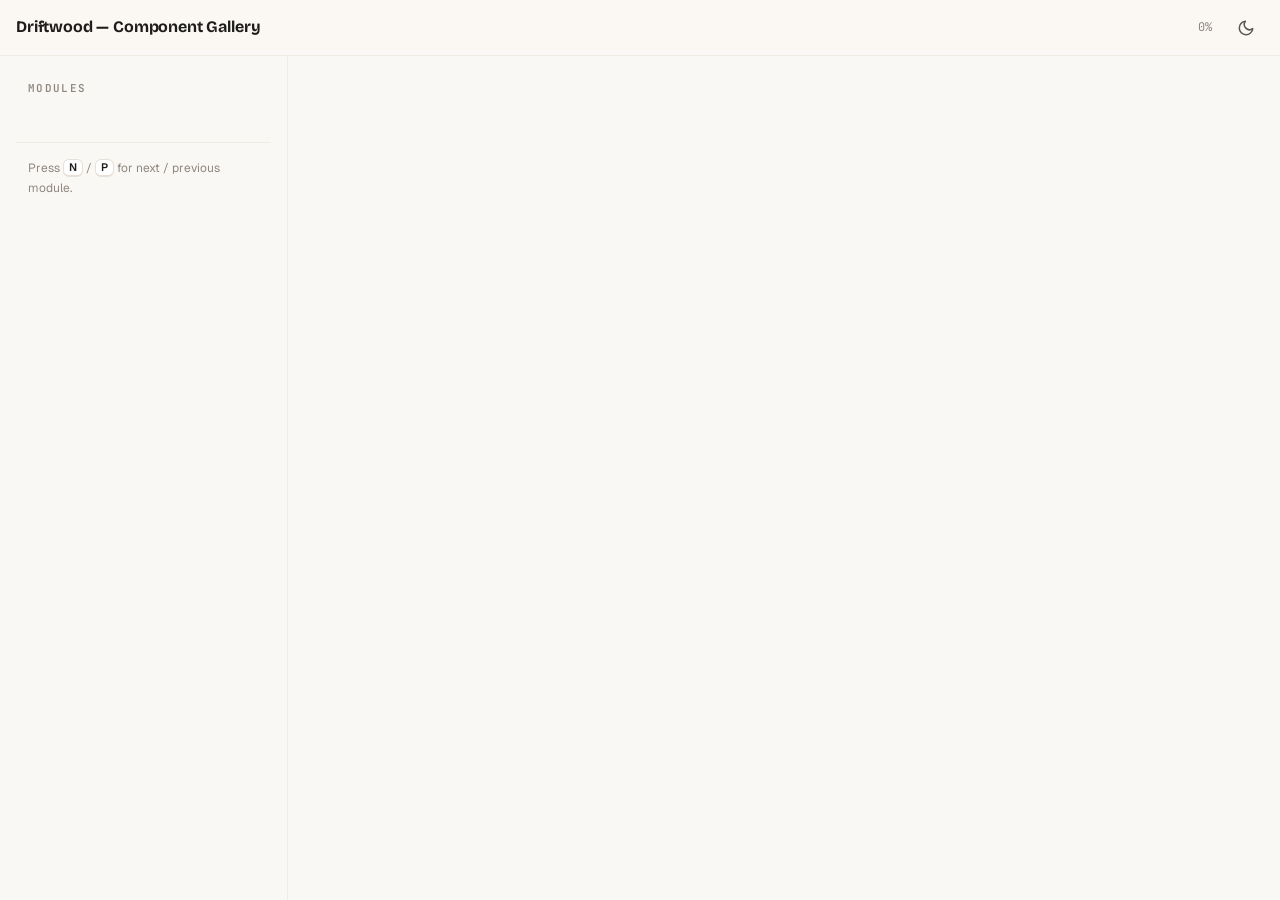
<file: examples/component-gallery/_base.html>
<!DOCTYPE html>
<html lang="en">
<head>
  <meta charset="UTF-8">
  <meta name="viewport" content="width=device-width, initial-scale=1.0">
  <title>Driftwood — Component Gallery</title>

  <!-- Apply saved/system theme before first paint (prevents a light flash in dark mode) -->
  <script>
    (function () {
      var t = null;
      try { t = localStorage.getItem('course-theme'); } catch (e) {}
      if (t !== 'light' && t !== 'dark') {
        t = window.matchMedia && window.matchMedia('(prefers-color-scheme: dark)').matches ? 'dark' : 'light';
      }
      document.documentElement.setAttribute('data-theme', t);
    })();
  </script>

  <!-- Google Fonts: Bricolage Grotesque · Geist · JetBrains Mono -->
  <link rel="preconnect" href="https://fonts.googleapis.com">
  <link rel="preconnect" href="https://fonts.gstatic.com" crossorigin>
  <link href="https://fonts.googleapis.com/css2?family=Bricolage+Grotesque:opsz,wght@12..96,400..800&family=Geist:wght@300..700&family=JetBrains+Mono:wght@400;500;600&display=swap" rel="stylesheet">

  <link rel="stylesheet" href="styles.css">

  <!--
    CUSTOMIZE PER COURSE — replace #D94F30 with ONE hex value.
    Every other accent shade (hover, light tint, ring) is derived from it
    automatically, in both light and dark mode.
      vermillion  #D94F30  (default — warm, energetic)
      coral       #E06B56
      teal        #1F7A8C  (calm, technical tools)
      amber       #C98A1B  (creative tools)
      forest      #2D8B55  (data / productivity)
      indigo      #4F5BD5  (developer libraries — use sparingly, no gradients)
      rose        #C2577E
  -->
  <style>
    :root { --color-accent: #D94F30; }
  </style>

  <script src="main.js" defer></script>
</head>
<body class="has-sidebar">

  <header class="topbar" id="topbar">
    <div class="topbar-inner">
      <button class="icon-btn toc-toggle" id="toc-toggle" aria-label="Open table of contents" aria-controls="sidebar" aria-expanded="false">
        <svg viewBox="0 0 24 24" fill="none" stroke="currentColor" stroke-width="2" stroke-linecap="round"><path d="M4 6h16M4 12h16M4 18h10"/></svg>
      </button>
      <span class="topbar-title">Driftwood — Component Gallery</span>
      <span class="topbar-module" id="topbar-module"></span>
      <div class="topbar-actions">
        <span class="topbar-progress" id="topbar-progress">0%</span>
        <div class="platform-switch" id="platform-switch" role="group" aria-label="Keyboard shortcuts for" hidden>
          <button type="button" data-platform="mac" aria-pressed="false">macOS</button>
          <button type="button" data-platform="win" aria-pressed="false">Windows</button>
          <button type="button" data-platform="linux" aria-pressed="false">Linux</button>
        </div>
        <button class="icon-btn theme-toggle" id="theme-toggle" aria-label="Toggle dark mode">
          <svg class="icon-moon" viewBox="0 0 24 24" fill="none" stroke="currentColor" stroke-width="2" stroke-linecap="round" stroke-linejoin="round"><path d="M21 12.8A9 9 0 1 1 11.2 3a7 7 0 0 0 9.8 9.8z"/></svg>
          <svg class="icon-sun" viewBox="0 0 24 24" fill="none" stroke="currentColor" stroke-width="2" stroke-linecap="round"><circle cx="12" cy="12" r="4"/><path d="M12 2v2M12 20v2M4.9 4.9l1.4 1.4M17.7 17.7l1.4 1.4M2 12h2M20 12h2M4.9 19.1l1.4-1.4M17.7 6.3l1.4-1.4"/></svg>
        </button>
      </div>
    </div>
    <div class="progress-bar" id="progress-bar" role="progressbar" aria-label="Course progress" aria-valuenow="0" aria-valuemin="0" aria-valuemax="100"></div>
  </header>

  <!-- Table of contents: main.js builds the list from every .module's .module-title -->
  <nav class="sidebar" id="sidebar" aria-label="Course modules">
    <div class="sidebar-label">Modules</div>
    <ol class="toc" id="toc"></ol>
    <div class="sidebar-footer">
      Press <kbd>N</kbd> / <kbd>P</kbd> for next / previous module.
    </div>
  </nav>
  <div class="sidebar-scrim" id="sidebar-scrim"></div>

  <main id="main">
    <!-- modules/*.html content is assembled here by build.sh -->
</file>
<file: examples/component-gallery/styles.css>
/* =============================================================
   CODE-TO-COURSE — DESIGN SYSTEM
   Copy this file verbatim into the course output directory.
   Never regenerate it. The only per-course customization is
   --color-accent, set in _base.html. Every other accent shade
   is derived from it with color-mix(), in both light and dark.
   ============================================================= */

/* ── DESIGN TOKENS: LIGHT (default) ────────────────────────── */
:root {
  color-scheme: light;

  /* Surfaces — warm paper, never cold white-on-blue */
  --color-bg:             #FAF8F5;
  --color-bg-alt:         #F3EFE9;
  --color-surface:        #FFFFFF;
  --color-surface-2:      #FAF7F3;
  --color-surface-sunken: #F4F1EC;
  --color-border:         #E6E0D8;
  --color-border-light:   #EFEBE5;

  /* Text */
  --color-text:           #1F1D1B;
  --color-text-secondary: #5C5650;
  --color-text-muted:     #8F877F;

  /* Code (dark in both themes — IDE feel) */
  --color-bg-code:        #1E1E2E;
  --color-code-bar:       #181825;
  --color-code-text:      #CDD6F4;
  --color-code-muted:     #7F849C;

  /* Accent — the ONE value a course overrides (see _base.html) */
  --color-accent:         #D94F30;

  /* Semantic */
  --color-success:        #2F8A57;
  --color-error:          #C8413B;
  --color-info:           #2A7B9B;
  --color-warning:        #B7791F;

  /* Actors — distinct characters in chats, flows, diagrams */
  --color-actor-1:        #D94F30;
  --color-actor-2:        #2A7B9B;
  --color-actor-3:        #7B6DAA;
  --color-actor-4:        #C9962B;
  --color-actor-5:        #2F8A57;
  --color-actor-6:        #C2577E;

  /* Shadows — warm-tinted, layered, never pure black */
  --shadow-rgb: 60, 45, 30;
  --shadow-xs: 0 1px 2px rgba(var(--shadow-rgb), 0.05);
  --shadow-sm: 0 1px 2px rgba(var(--shadow-rgb), 0.04), 0 2px 6px rgba(var(--shadow-rgb), 0.05);
  --shadow-md: 0 1px 2px rgba(var(--shadow-rgb), 0.04), 0 6px 16px rgba(var(--shadow-rgb), 0.07);
  --shadow-lg: 0 2px 4px rgba(var(--shadow-rgb), 0.04), 0 12px 32px rgba(var(--shadow-rgb), 0.10);
  --shadow-xl: 0 4px 8px rgba(var(--shadow-rgb), 0.05), 0 24px 60px rgba(var(--shadow-rgb), 0.14);

  /* Fonts */
  --font-display: 'Bricolage Grotesque', ui-sans-serif, system-ui, -apple-system, 'Segoe UI', sans-serif;
  --font-body:    'Geist', 'DM Sans', ui-sans-serif, -apple-system, 'Segoe UI', sans-serif;
  --font-mono:    'JetBrains Mono', ui-monospace, 'SF Mono', Consolas, monospace;

  /* Type scale — fluid for headings */
  --text-xs:   0.75rem;
  --text-sm:   0.875rem;
  --text-base: 1rem;
  --text-lg:   1.125rem;
  --text-xl:   1.25rem;
  --text-2xl:  clamp(1.35rem, 1.1rem + 0.8vw, 1.6rem);
  --text-3xl:  clamp(1.6rem, 1.3rem + 1vw, 1.95rem);
  --text-4xl:  clamp(1.9rem, 1.4rem + 1.8vw, 2.6rem);
  --text-5xl:  clamp(2.3rem, 1.6rem + 2.6vw, 3.4rem);
  --text-6xl:  clamp(2.8rem, 1.8rem + 3.6vw, 4.4rem);

  --leading-tight:  1.12;
  --leading-snug:   1.3;
  --leading-normal: 1.65;
  --leading-loose:  1.8;

  /* Spacing */
  --space-1:  0.25rem;
  --space-2:  0.5rem;
  --space-3:  0.75rem;
  --space-4:  1rem;
  --space-5:  1.25rem;
  --space-6:  1.5rem;
  --space-8:  2rem;
  --space-10: 2.5rem;
  --space-12: 3rem;
  --space-16: 4rem;
  --space-20: 5rem;
  --space-24: 6rem;

  /* Layout */
  --content-width:      760px;
  --content-width-wide: 1040px;
  --topbar-height:      56px;
  --sidebar-width:      288px;
  --nav-height:         var(--topbar-height); /* legacy alias */

  /* Radii */
  --radius-xs:   6px;
  --radius-sm:   8px;
  --radius-md:   12px;
  --radius-lg:   16px;
  --radius-xl:   22px;
  --radius-full: 9999px;

  /* Motion */
  --ease-out:    cubic-bezier(0.16, 1, 0.3, 1);
  --ease-in-out: cubic-bezier(0.65, 0, 0.35, 1);
  --ease-spring: cubic-bezier(0.34, 1.56, 0.64, 1);
  --duration-fast:   150ms;
  --duration-normal: 280ms;
  --duration-slow:   520ms;
  --stagger-delay:   90ms;
}

/* ── DESIGN TOKENS: DARK ───────────────────────────────────── */
:root[data-theme="dark"] {
  color-scheme: dark;
  --color-bg:             #131211;
  --color-bg-alt:         #181716;
  --color-surface:        #1D1C1A;
  --color-surface-2:      #232120;
  --color-surface-sunken: #171615;
  --color-border:         #34312D;
  --color-border-light:   #2A2826;
  --color-text:           #EEEAE4;
  --color-text-secondary: #B6AEA5;
  --color-text-muted:     #857D75;
  --color-bg-code:        #17161F;
  --color-code-bar:       #121119;
  --color-success:        #4FB67D;
  --color-error:          #E5675F;
  --color-info:           #52A9C9;
  --color-warning:        #D9A441;
  --shadow-rgb: 0, 0, 0;
  --shadow-sm: 0 1px 2px rgba(0,0,0,0.3);
  --shadow-md: 0 1px 2px rgba(0,0,0,0.3), 0 6px 16px rgba(0,0,0,0.25);
  --shadow-lg: 0 2px 4px rgba(0,0,0,0.3), 0 12px 32px rgba(0,0,0,0.35);
  --shadow-xl: 0 4px 8px rgba(0,0,0,0.3), 0 24px 60px rgba(0,0,0,0.45);
}

/* ── DERIVED ACCENT + SEMANTIC TINTS (both themes) ─────────── */
:root {
  --color-accent-hover: color-mix(in oklab, var(--color-accent) 84%, black);
  --color-accent-light: color-mix(in oklab, var(--color-accent) 11%, var(--color-surface));
  --color-accent-muted: color-mix(in oklab, var(--color-accent) 55%, var(--color-surface));
  --color-accent-text:  var(--color-accent);
  --color-accent-ring:  color-mix(in oklab, var(--color-accent) 35%, transparent);
  --color-success-light: color-mix(in oklab, var(--color-success) 12%, var(--color-surface));
  --color-error-light:   color-mix(in oklab, var(--color-error) 11%, var(--color-surface));
  --color-info-light:    color-mix(in oklab, var(--color-info) 11%, var(--color-surface));
  --color-warning-light: color-mix(in oklab, var(--color-warning) 13%, var(--color-surface));
  --color-bg-warm: var(--color-bg-alt); /* legacy alias */
  --color-surface-warm: var(--color-surface-2); /* legacy alias */
}
:root[data-theme="dark"] {
  --color-accent-hover: color-mix(in oklab, var(--color-accent) 80%, white);
  --color-accent-light: color-mix(in oklab, var(--color-accent) 18%, var(--color-surface));
  --color-accent-text:  color-mix(in oklab, var(--color-accent) 72%, white);
}

/* ── RESET & BASE ──────────────────────────────────────────── */
*, *::before, *::after { box-sizing: border-box; margin: 0; padding: 0; }

html {
  scroll-behavior: smooth;
  scroll-padding-top: calc(var(--topbar-height) + var(--space-4));
  -webkit-text-size-adjust: 100%;
}

body {
  font-family: var(--font-body);
  font-size: var(--text-base);
  color: var(--color-text);
  line-height: var(--leading-normal);
  background: var(--color-bg);
  -webkit-font-smoothing: antialiased;
  text-rendering: optimizeLegibility;
  font-feature-settings: "ss01", "cv11";
  transition: background var(--duration-normal), color var(--duration-normal);
}

img, svg, video { max-width: 100%; display: block; }
button { font: inherit; color: inherit; }

a { color: var(--color-accent-text); text-decoration-thickness: 1px; text-underline-offset: 3px; }
a:hover { text-decoration-thickness: 2px; }

::selection { background: var(--color-accent-ring); }

:focus-visible {
  outline: 2px solid var(--color-accent);
  outline-offset: 2px;
  border-radius: var(--radius-xs);
}

p { margin-bottom: var(--space-4); }
p:last-child { margin-bottom: 0; }
strong { font-weight: 650; }

/* Inline code chips (outside code blocks) */
:not(pre) > code {
  font-family: var(--font-mono);
  font-size: 0.86em;
  padding: 0.12em 0.4em;
  border-radius: var(--radius-xs);
  background: var(--color-surface-sunken);
  border: 1px solid var(--color-border-light);
  color: var(--color-text);
  white-space: nowrap;
}

/* ── SCROLLBAR ─────────────────────────────────────────────── */
* { scrollbar-width: thin; scrollbar-color: var(--color-border) transparent; }
::-webkit-scrollbar { width: 8px; height: 8px; }
::-webkit-scrollbar-track { background: transparent; }
::-webkit-scrollbar-thumb { background: var(--color-border); border-radius: var(--radius-full); }

/* ── CODE GLOBALS ──────────────────────────────────────────── */
pre, pre code {
  white-space: pre-wrap;
  word-break: break-word;
  overflow-x: hidden;
}
.translation-code::-webkit-scrollbar,
pre::-webkit-scrollbar { display: none; }

/* Catppuccin-inspired syntax highlighting */
.code-keyword  { color: #CBA6F7; }
.code-string   { color: #A6E3A1; }
.code-function { color: #89B4FA; }
.code-comment  { color: #7F849C; font-style: italic; }
.code-number   { color: #FAB387; }
.code-property { color: #F9E2AF; }
.code-operator { color: #94E2D5; }
.code-tag      { color: #F38BA8; }
.code-attr     { color: #F9E2AF; }
.code-value    { color: #A6E3A1; }
.code-type     { color: #F5C2E7; }
.code-line     { display: block; }
.code-line.hl  { background: rgba(137,180,250,0.10); box-shadow: inset 2px 0 0 #89B4FA; margin: 0 calc(-1 * var(--space-5)); padding: 0 var(--space-5); }

/* ── TOP BAR ───────────────────────────────────────────────── */
.topbar, .nav {
  position: fixed;
  top: 0; left: 0; right: 0;
  height: var(--topbar-height);
  z-index: 1000;
  background: color-mix(in oklab, var(--color-bg) 82%, transparent);
  backdrop-filter: saturate(1.4) blur(14px);
  -webkit-backdrop-filter: saturate(1.4) blur(14px);
  border-bottom: 1px solid var(--color-border-light);
}

.topbar-inner, .nav-inner {
  height: 100%;
  display: flex;
  align-items: center;
  gap: var(--space-3);
  padding: 0 var(--space-4);
}

.topbar-title, .nav-title {
  font-family: var(--font-display);
  font-size: var(--text-base);
  font-weight: 700;
  letter-spacing: -0.01em;
  color: var(--color-text);
  white-space: nowrap;
  overflow: hidden;
  text-overflow: ellipsis;
  min-width: 0;
}
.topbar-module {
  font-size: var(--text-sm);
  color: var(--color-text-muted);
  white-space: nowrap;
  overflow: hidden;
  text-overflow: ellipsis;
  min-width: 0;
}
.topbar-module::before { content: "/"; margin: 0 var(--space-2); opacity: 0.5; }
.topbar-module:empty { display: none; }

.topbar-actions {
  margin-left: auto;
  display: flex;
  align-items: center;
  gap: var(--space-2);
  flex-shrink: 0;
}

.topbar-progress {
  font-family: var(--font-mono);
  font-size: var(--text-xs);
  color: var(--color-text-muted);
  padding: 0 var(--space-2);
  font-variant-numeric: tabular-nums;
}

.icon-btn {
  display: inline-flex;
  align-items: center;
  justify-content: center;
  gap: var(--space-2);
  height: 34px;
  min-width: 34px;
  padding: 0 var(--space-2);
  border-radius: var(--radius-sm);
  border: 1px solid transparent;
  background: transparent;
  color: var(--color-text-secondary);
  cursor: pointer;
  font-size: var(--text-sm);
  font-weight: 550;
  transition: background var(--duration-fast), color var(--duration-fast), border-color var(--duration-fast);
}
.icon-btn:hover { background: var(--color-surface-sunken); color: var(--color-text); }
.icon-btn svg { width: 18px; height: 18px; }
.icon-btn[hidden] { display: none; }

.theme-toggle .icon-sun { display: none; }
:root[data-theme="dark"] .theme-toggle .icon-sun { display: block; }
:root[data-theme="dark"] .theme-toggle .icon-moon { display: none; }

.progress-bar {
  position: absolute;
  bottom: -1px; left: 0;
  height: 2px;
  width: 0%;
  background: var(--color-accent);
  box-shadow: 0 0 10px var(--color-accent-ring);
  transition: width 120ms linear;
}

/* ── SIDEBAR (table of contents) ───────────────────────────── */
.sidebar {
  position: fixed;
  top: var(--topbar-height);
  bottom: 0;
  left: 0;
  width: var(--sidebar-width);
  z-index: 900;
  background: var(--color-bg);
  border-right: 1px solid var(--color-border-light);
  overflow-y: auto;
  padding: var(--space-6) var(--space-4) var(--space-8);
  transform: translateX(-100%);
  transition: transform var(--duration-normal) var(--ease-out), background var(--duration-normal);
}
.sidebar.open { transform: none; box-shadow: var(--shadow-xl); }

.sidebar-label {
  font-family: var(--font-mono);
  font-size: 0.68rem;
  font-weight: 600;
  letter-spacing: 0.12em;
  text-transform: uppercase;
  color: var(--color-text-muted);
  padding: 0 var(--space-3);
  margin-bottom: var(--space-3);
}

.toc { list-style: none; display: flex; flex-direction: column; gap: 2px; }
.toc-link {
  display: grid;
  grid-template-columns: 28px 1fr;
  align-items: center;
  gap: var(--space-3);
  padding: var(--space-2) var(--space-3);
  border-radius: var(--radius-sm);
  color: var(--color-text-secondary);
  text-decoration: none;
  font-size: var(--text-sm);
  line-height: var(--leading-snug);
  transition: background var(--duration-fast), color var(--duration-fast);
}
.toc-link:hover { background: var(--color-surface-sunken); color: var(--color-text); text-decoration: none; }
.toc-num {
  width: 26px; height: 26px;
  border-radius: 50%;
  display: grid; place-items: center;
  font-family: var(--font-mono);
  font-size: 0.7rem;
  font-weight: 600;
  border: 1.5px solid var(--color-border);
  color: var(--color-text-muted);
  background: var(--color-surface);
  transition: all var(--duration-normal) var(--ease-out);
}
.toc-link.active { background: var(--color-accent-light); color: var(--color-text); font-weight: 600; }
.toc-link.active .toc-num { border-color: var(--color-accent); color: var(--color-accent-text); box-shadow: 0 0 0 3px var(--color-accent-ring); }
.toc-link.done .toc-num { background: var(--color-accent); border-color: var(--color-accent); color: #fff; font-size: 0; }
.toc-link.done .toc-num::after { content: "✓"; font-size: 0.75rem; font-family: var(--font-body); }

.sidebar-footer {
  margin-top: var(--space-8);
  padding: var(--space-4) var(--space-3) 0;
  border-top: 1px solid var(--color-border-light);
  font-size: var(--text-xs);
  color: var(--color-text-muted);
  line-height: var(--leading-normal);
}
.sidebar-footer kbd { font-size: 0.68rem; }

.sidebar-scrim {
  position: fixed; inset: var(--topbar-height) 0 0 0;
  background: rgba(20, 16, 12, 0.35);
  backdrop-filter: blur(2px);
  z-index: 850;
  opacity: 0;
  pointer-events: none;
  transition: opacity var(--duration-normal);
}
.sidebar.open + .sidebar-scrim { opacity: 1; pointer-events: auto; }

@media (min-width: 1200px) {
  .sidebar { transform: none; }
  .sidebar.open { box-shadow: none; }
  .sidebar-scrim { display: none; }
  .toc-toggle { display: none; }
  body.has-sidebar main { margin-left: var(--sidebar-width); }
}

/* Legacy nav dots (courses built with the old _base.html) */
.nav-dots { display: flex; align-items: center; gap: var(--space-2); margin-left: auto; }
.nav-dot {
  width: 10px; height: 10px; border-radius: 50%;
  border: 2px solid var(--color-text-muted); background: transparent; cursor: pointer;
}
.nav-dot.active { border-color: var(--color-accent); background: var(--color-accent); box-shadow: 0 0 0 3px var(--color-accent-ring); }
.nav-dot.visited { border-color: var(--color-accent-muted); background: var(--color-accent-muted); }

/* ── COURSE HERO (optional modules/00-cover.html) ──────────── */
.course-hero {
  position: relative;
  padding: calc(var(--topbar-height) + var(--space-20)) var(--space-6) var(--space-20);
  overflow: hidden;
  border-bottom: 1px solid var(--color-border-light);
}
.course-hero::before {
  content: "";
  position: absolute; inset: 0;
  background:
    radial-gradient(60% 55% at 85% 10%, color-mix(in oklab, var(--color-accent) 16%, transparent), transparent 70%),
    radial-gradient(45% 50% at 5% 90%, color-mix(in oklab, var(--color-actor-2) 10%, transparent), transparent 70%);
  pointer-events: none;
}
.course-hero::after {
  content: "";
  position: absolute; inset: 0;
  background-image: radial-gradient(var(--color-border) 1px, transparent 1px);
  background-size: 22px 22px;
  mask-image: linear-gradient(to bottom, rgba(0,0,0,0.5), transparent 75%);
  -webkit-mask-image: linear-gradient(to bottom, rgba(0,0,0,0.5), transparent 75%);
  pointer-events: none;
}
.course-hero-inner { position: relative; z-index: 1; max-width: var(--content-width-wide); margin: 0 auto; }
.hero-eyebrow {
  display: inline-flex; align-items: center; gap: var(--space-2);
  font-family: var(--font-mono); font-size: var(--text-xs); font-weight: 600;
  letter-spacing: 0.1em; text-transform: uppercase;
  color: var(--color-accent-text);
  background: var(--color-accent-light);
  border: 1px solid color-mix(in oklab, var(--color-accent) 25%, transparent);
  padding: var(--space-1) var(--space-3);
  border-radius: var(--radius-full);
  margin-bottom: var(--space-6);
}
.hero-title {
  font-family: var(--font-display);
  font-size: var(--text-6xl);
  font-weight: 800;
  line-height: 1.02;
  letter-spacing: -0.035em;
  max-width: 16ch;
  margin-bottom: var(--space-6);
}
.hero-title em { font-style: normal; color: var(--color-accent-text); }
.hero-subtitle {
  font-size: var(--text-xl);
  color: var(--color-text-secondary);
  max-width: 44ch;
  line-height: var(--leading-snug);
  margin-bottom: var(--space-8);
}
.hero-meta { display: flex; flex-wrap: wrap; gap: var(--space-2); margin-bottom: var(--space-8); }
.hero-chip {
  display: inline-flex; align-items: center; gap: var(--space-2);
  font-size: var(--text-sm); color: var(--color-text-secondary);
  background: var(--color-surface);
  border: 1px solid var(--color-border);
  padding: var(--space-1) var(--space-3);
  border-radius: var(--radius-full);
  box-shadow: var(--shadow-xs);
}
.hero-cta { display: flex; flex-wrap: wrap; gap: var(--space-3); align-items: center; }
.hero-visual { margin-top: var(--space-12); }

/* ── MODULE STRUCTURE ──────────────────────────────────────── */
.module {
  position: relative;
  padding: calc(var(--topbar-height) + var(--space-16)) var(--space-6) var(--space-16);
  border-bottom: 1px solid var(--color-border-light);
}

.module-content { max-width: var(--content-width); margin: 0 auto; }
.module-content.wide, .wide-block { max-width: var(--content-width-wide); }
.wide-block { width: min(var(--content-width-wide), calc(100vw - 2 * var(--space-6))); position: relative; left: 50%; transform: translateX(-50%); }
@media (min-width: 1200px) {
  body.has-sidebar .wide-block { width: min(var(--content-width-wide), calc(100vw - var(--sidebar-width) - 2 * var(--space-6))); }
}

.module-header { margin-bottom: var(--space-12); }

.module-number, .module-eyebrow {
  display: inline-flex;
  align-items: center;
  gap: var(--space-2);
  font-family: var(--font-mono);
  font-size: var(--text-xs);
  font-weight: 600;
  letter-spacing: 0.1em;
  text-transform: uppercase;
  color: var(--color-accent-text);
  margin-bottom: var(--space-4);
}
.module-number::before { content: "Module "; }
.module-number::after, .module-eyebrow::after {
  content: "";
  width: 36px; height: 1.5px;
  background: currentColor;
  opacity: 0.5;
}
.module-meta {
  display: inline-block;
  margin-left: var(--space-3);
  font-family: var(--font-mono);
  font-size: var(--text-xs);
  color: var(--color-text-muted);
}

.module-title {
  font-family: var(--font-display);
  font-size: var(--text-5xl);
  font-weight: 750;
  line-height: var(--leading-tight);
  letter-spacing: -0.03em;
  color: var(--color-text);
  text-wrap: balance;
}

.module-subtitle {
  margin-top: var(--space-4);
  font-size: var(--text-xl);
  color: var(--color-text-secondary);
  line-height: var(--leading-snug);
  max-width: 52ch;
  text-wrap: pretty;
}

.screen { margin-bottom: var(--space-16); }
.screen:last-child { margin-bottom: 0; }

.screen-heading {
  font-family: var(--font-display);
  font-size: var(--text-3xl);
  font-weight: 700;
  letter-spacing: -0.02em;
  color: var(--color-text);
  margin-bottom: var(--space-5);
  line-height: var(--leading-snug);
  text-wrap: balance;
}
.screen-subheading {
  font-family: var(--font-display);
  font-size: var(--text-xl);
  font-weight: 650;
  margin: var(--space-8) 0 var(--space-3);
}
.lead { font-size: var(--text-lg); color: var(--color-text-secondary); line-height: var(--leading-normal); }

/* Up-next card (appended by main.js at the end of each module) */
.module-next {
  margin-top: var(--space-16);
  display: flex;
  align-items: center;
  gap: var(--space-4);
  padding: var(--space-5) var(--space-6);
  border-radius: var(--radius-lg);
  border: 1px solid var(--color-border);
  background: var(--color-surface);
  box-shadow: var(--shadow-sm);
  color: var(--color-text);
  text-decoration: none;
  transition: transform var(--duration-normal) var(--ease-out), box-shadow var(--duration-normal), border-color var(--duration-normal);
}
.module-next:hover { transform: translateY(-2px); box-shadow: var(--shadow-md); border-color: var(--color-accent-muted); text-decoration: none; }
.module-next-label { display: block; font-family: var(--font-mono); font-size: var(--text-xs); letter-spacing: 0.08em; text-transform: uppercase; color: var(--color-text-muted); }
.module-next-title { display: block; font-family: var(--font-display); font-size: var(--text-xl); font-weight: 700; }
.module-next-arrow {
  margin-left: auto;
  width: 40px; height: 40px; border-radius: 50%;
  display: grid; place-items: center;
  background: var(--color-accent); color: #fff;
  flex-shrink: 0;
  transition: transform var(--duration-normal) var(--ease-out);
}
.module-next:hover .module-next-arrow { transform: translateX(3px); }
.module-next.finished { background: var(--color-accent-light); border-color: color-mix(in oklab, var(--color-accent) 30%, transparent); }

/* ── SCROLL ANIMATIONS ─────────────────────────────────────── */
.animate-in {
  opacity: 0;
  transform: translateY(16px);
  transition: opacity var(--duration-slow) var(--ease-out), transform var(--duration-slow) var(--ease-out);
}
.animate-in.visible { opacity: 1; transform: none; }
.stagger-children > .animate-in { transition-delay: calc(var(--stagger-index, 0) * var(--stagger-delay)); }

/* ── SHARED CARD SHELL ─────────────────────────────────────── */
.card,
.quiz-container, .chat-window, .flow-animation, .arch-diagram, .bug-challenge,
.dnd-container, .ui-tour, .feature-map, .try-it, .api-card, .tabs {
  background: var(--color-surface);
  border: 1px solid var(--color-border);
  border-radius: var(--radius-lg);
  box-shadow: var(--shadow-sm);
  margin: var(--space-8) 0;
}
.card { padding: var(--space-6); }

.element-label {
  display: inline-flex; align-items: center; gap: var(--space-2);
  font-family: var(--font-mono); font-size: 0.68rem; font-weight: 600;
  letter-spacing: 0.12em; text-transform: uppercase;
  color: var(--color-text-muted);
}

/* ── BUTTONS ───────────────────────────────────────────────── */
.btn {
  display: inline-flex;
  align-items: center;
  justify-content: center;
  gap: var(--space-2);
  padding: 0.55rem var(--space-4);
  border-radius: var(--radius-sm);
  border: 1px solid var(--color-border);
  background: var(--color-surface);
  font-family: var(--font-body);
  font-size: var(--text-sm);
  font-weight: 600;
  line-height: 1.2;
  cursor: pointer;
  color: var(--color-text);
  box-shadow: var(--shadow-xs);
  text-decoration: none;
  transition: background var(--duration-fast), border-color var(--duration-fast), transform var(--duration-fast), box-shadow var(--duration-fast), color var(--duration-fast);
}
.btn:hover { border-color: var(--color-text-muted); text-decoration: none; }
.btn:active { transform: translateY(1px); }
.btn:disabled { opacity: 0.5; cursor: not-allowed; }
.btn-primary, .quiz-check-btn {
  background: var(--color-accent);
  border-color: var(--color-accent);
  color: #fff;
  box-shadow: 0 1px 2px rgba(0,0,0,0.1), inset 0 1px 0 rgba(255,255,255,0.15);
}
.btn-primary:hover, .quiz-check-btn:hover { background: var(--color-accent-hover); border-color: var(--color-accent-hover); color: #fff; }
.btn-ghost, .quiz-reset-btn { background: transparent; box-shadow: none; color: var(--color-text-secondary); }
.btn-lg { padding: 0.8rem var(--space-6); font-size: var(--text-base); border-radius: var(--radius-md); }

.quiz-check-btn, .quiz-reset-btn {
  display: inline-flex; align-items: center; gap: var(--space-2);
  padding: 0.6rem var(--space-5);
  border-radius: var(--radius-sm);
  border: 1px solid var(--color-border);
  font-family: var(--font-body);
  font-size: var(--text-sm);
  font-weight: 600;
  cursor: pointer;
  transition: background var(--duration-fast), border-color var(--duration-fast);
}
.quiz-check-btn { border-color: var(--color-accent); }
.quiz-reset-btn:hover { border-color: var(--color-text-muted); color: var(--color-text); }

.controls, .chat-controls, .flow-controls, .quiz-actions {
  display: flex;
  align-items: center;
  flex-wrap: wrap;
  gap: var(--space-2);
}

/* ── CODE BLOCKS (standalone) ──────────────────────────────── */
.code-block, .terminal {
  background: var(--color-bg-code);
  border-radius: var(--radius-md);
  overflow: hidden;
  margin: var(--space-6) 0;
  box-shadow: var(--shadow-md);
  border: 1px solid rgba(255,255,255,0.04);
  position: relative;
}
.code-header {
  display: flex;
  align-items: center;
  gap: var(--space-3);
  padding: var(--space-2) var(--space-3) var(--space-2) var(--space-4);
  background: var(--color-code-bar);
  border-bottom: 1px solid rgba(255,255,255,0.05);
  font-family: var(--font-mono);
  font-size: var(--text-xs);
  color: var(--color-code-muted);
  min-height: 38px;
}
.code-file { color: var(--color-code-text); opacity: 0.85; overflow: hidden; text-overflow: ellipsis; white-space: nowrap; }
.code-lang {
  margin-left: auto;
  text-transform: uppercase; letter-spacing: 0.08em; font-size: 0.65rem;
  padding: 2px var(--space-2); border-radius: var(--radius-xs);
  background: rgba(255,255,255,0.06);
}
.code-block pre, .terminal pre {
  padding: var(--space-4) var(--space-5);
  font-family: var(--font-mono);
  font-size: 0.84rem;
  line-height: 1.75;
  color: var(--color-code-text);
}
.terminal .prompt { color: #A6E3A1; user-select: none; }
.terminal .output { color: var(--color-code-muted); }
.terminal .code-header::before {
  content: "";
  width: 10px; height: 10px; border-radius: 50%;
  background: #F38BA8;
  box-shadow: 16px 0 0 #F9E2AF, 32px 0 0 #A6E3A1;
  margin-right: 38px;
  opacity: 0.85;
}

.copy-btn {
  margin-left: auto;
  display: inline-flex; align-items: center; gap: 4px;
  font-family: var(--font-body);
  font-size: 0.7rem; font-weight: 600;
  padding: 3px var(--space-2);
  border-radius: var(--radius-xs);
  border: 1px solid rgba(255,255,255,0.1);
  background: rgba(255,255,255,0.04);
  color: var(--color-code-muted);
  cursor: pointer;
  transition: all var(--duration-fast);
}
.code-lang + .copy-btn { margin-left: var(--space-2); }
.copy-btn:hover { color: var(--color-code-text); background: rgba(255,255,255,0.1); }
.copy-btn.copied { color: #A6E3A1; border-color: rgba(166,227,161,0.4); }
.copy-btn svg { width: 12px; height: 12px; }
.copy-btn.floating { position: absolute; top: var(--space-2); right: var(--space-2); opacity: 0; }
.translation-code:hover .copy-btn.floating, .code-block:hover .copy-btn.floating, .copy-btn.floating:focus-visible { opacity: 1; }

/* ── TRANSLATION BLOCKS (code ↔ English, action ↔ result) ──── */
.translation-block {
  display: grid;
  grid-template-columns: minmax(0, 1.1fr) minmax(0, 1fr);
  border-radius: var(--radius-lg);
  overflow: hidden;
  border: 1px solid var(--color-border);
  box-shadow: var(--shadow-md);
  margin: var(--space-8) 0;
  background: var(--color-surface);
}

.translation-code {
  background: var(--color-bg-code);
  color: var(--color-code-text);
  padding: var(--space-10) var(--space-5) var(--space-5);
  font-family: var(--font-mono);
  font-size: 0.82rem;
  line-height: 1.75;
  position: relative;
  overflow-x: hidden;
}

.translation-english {
  background: var(--color-surface);
  padding: var(--space-10) var(--space-5) var(--space-5);
  font-size: var(--text-sm);
  line-height: 1.7;
  position: relative;
}

.translation-label {
  position: absolute;
  top: var(--space-3);
  left: var(--space-5);
  font-family: var(--font-mono);
  font-size: 0.65rem;
  font-weight: 600;
  text-transform: uppercase;
  letter-spacing: 0.12em;
  opacity: 0.55;
}
.translation-english .translation-label { color: var(--color-accent-text); opacity: 1; }
.translation-file {
  position: absolute; top: var(--space-3); right: var(--space-5);
  font-family: var(--font-mono); font-size: 0.68rem; color: var(--color-code-muted);
  max-width: 60%; overflow: hidden; text-overflow: ellipsis; white-space: nowrap;
}
.translation-code .translation-file + .copy-btn.floating { top: auto; bottom: var(--space-2); }

.translation-lines .tl {
  position: relative;
  padding: var(--space-2) 0 var(--space-2) var(--space-5);
  border-bottom: 1px dashed var(--color-border-light);
  color: var(--color-text-secondary);
  margin: 0;
}
.translation-lines .tl::before {
  content: "";
  position: absolute; left: 0; top: 0.95em;
  width: 7px; height: 7px; border-radius: 50%;
  background: var(--color-accent-muted);
}
.translation-lines .tl:last-child { border-bottom: none; }

/* Light "you do ↔ what happens" variant — no code involved */
.action-result {
  display: grid;
  grid-template-columns: minmax(0, 1fr) minmax(0, 1fr);
  border: 1px solid var(--color-border);
  border-radius: var(--radius-lg);
  overflow: hidden;
  margin: var(--space-8) 0;
  box-shadow: var(--shadow-sm);
  background: var(--color-surface);
}
.action-col { padding: var(--space-5); }
.action-col + .action-col { border-left: 1px solid var(--color-border-light); background: var(--color-surface-2); }
.action-col-label {
  display: flex; align-items: center; gap: var(--space-2);
  font-family: var(--font-mono); font-size: 0.68rem; font-weight: 600;
  letter-spacing: 0.12em; text-transform: uppercase;
  color: var(--color-text-muted);
  margin-bottom: var(--space-3);
}
.action-col-label::before { content: ""; width: 8px; height: 8px; border-radius: 50%; background: var(--color-accent); }
.action-col + .action-col .action-col-label::before { background: var(--color-success); }
.action-steps { list-style: none; counter-reset: act; display: flex; flex-direction: column; gap: var(--space-3); }
.action-steps li { counter-increment: act; position: relative; padding-left: var(--space-8); font-size: var(--text-sm); line-height: var(--leading-normal); }
.action-steps li::before {
  content: counter(act);
  position: absolute; left: 0; top: 0;
  width: 22px; height: 22px; border-radius: 50%;
  display: grid; place-items: center;
  font-size: 0.7rem; font-weight: 700;
  background: var(--color-surface-sunken);
  border: 1px solid var(--color-border);
  color: var(--color-text-secondary);
}

/* ── QUIZ ──────────────────────────────────────────────────── */
.quiz-container { padding: var(--space-6); }
.quiz-container::before {
  content: "Check your understanding";
  display: block;
  font-family: var(--font-mono); font-size: 0.68rem; font-weight: 600;
  letter-spacing: 0.12em; text-transform: uppercase;
  color: var(--color-accent-text);
  margin-bottom: var(--space-5);
}
.quiz-container[data-label]::before { content: attr(data-label); }

.quiz-question-block {
  padding-bottom: var(--space-6);
  margin-bottom: var(--space-6);
  border-bottom: 1px solid var(--color-border-light);
}
.quiz-question-block:last-of-type { border-bottom: none; margin-bottom: var(--space-2); padding-bottom: 0; }

.quiz-question {
  font-family: var(--font-display);
  font-size: var(--text-xl);
  font-weight: 650;
  letter-spacing: -0.01em;
  margin-bottom: var(--space-4);
  line-height: var(--leading-snug);
}

.quiz-options { display: flex; flex-direction: column; gap: var(--space-2); counter-reset: opt; }

.quiz-option {
  counter-increment: opt;
  display: flex;
  align-items: center;
  gap: var(--space-3);
  padding: var(--space-3) var(--space-4);
  border: 1.5px solid var(--color-border);
  border-radius: var(--radius-md);
  background: var(--color-surface);
  cursor: pointer;
  width: 100%;
  text-align: left;
  font-family: var(--font-body);
  font-size: var(--text-base);
  line-height: var(--leading-snug);
  color: var(--color-text);
  transition: border-color var(--duration-fast), background var(--duration-fast), transform var(--duration-fast), box-shadow var(--duration-fast);
}
.quiz-option:hover:not(:disabled) { border-color: var(--color-accent-muted); transform: translateX(2px); }
.quiz-option.selected { border-color: var(--color-accent); background: var(--color-accent-light); box-shadow: 0 0 0 3px var(--color-accent-ring); }
.quiz-option.correct  { border-color: var(--color-success); background: var(--color-success-light); box-shadow: none; }
.quiz-option.incorrect { border-color: var(--color-error); background: var(--color-error-light); box-shadow: none; }
.quiz-option:disabled { cursor: default; }
.quiz-option:disabled:not(.correct):not(.incorrect) { opacity: 0.6; }

/* The radio becomes a lettered badge: A, B, C… then ✓ / ✕ */
.quiz-option-radio {
  width: 28px; height: 28px;
  border-radius: var(--radius-sm);
  border: 1.5px solid var(--color-border);
  background: var(--color-surface-2);
  flex-shrink: 0;
  display: grid; place-items: center;
  font-family: var(--font-mono);
  font-size: 0.75rem;
  font-weight: 700;
  color: var(--color-text-muted);
  transition: all var(--duration-fast);
}
.quiz-option-radio::after { content: counter(opt, upper-alpha); }
.quiz-option.selected .quiz-option-radio { border-color: var(--color-accent); background: var(--color-accent); color: #fff; }
.quiz-option.correct .quiz-option-radio  { border-color: var(--color-success); background: var(--color-success); color: #fff; }
.quiz-option.correct .quiz-option-radio::after { content: "✓"; font-family: var(--font-body); }
.quiz-option.incorrect .quiz-option-radio { border-color: var(--color-error); background: var(--color-error); color: #fff; }
.quiz-option.incorrect .quiz-option-radio::after { content: "✕"; font-family: var(--font-body); }

.quiz-feedback, .bug-feedback {
  display: grid;
  grid-template-rows: 0fr;
  opacity: 0;
  transition: grid-template-rows var(--duration-normal) var(--ease-out), opacity var(--duration-normal), margin var(--duration-normal);
  font-size: var(--text-sm);
  line-height: var(--leading-normal);
  border-radius: var(--radius-md);
}
.quiz-feedback > *, .bug-feedback > * { min-height: 0; overflow: hidden; }
.quiz-feedback.show, .bug-feedback.show {
  grid-template-rows: 1fr;
  opacity: 1;
  padding: var(--space-3) var(--space-4);
  margin-top: var(--space-3);
}
.quiz-feedback.success, .bug-feedback.success { background: var(--color-success-light); color: var(--color-text); border: 1px solid color-mix(in oklab, var(--color-success) 30%, transparent); }
.quiz-feedback.error, .bug-feedback.error { background: var(--color-error-light); color: var(--color-text); border: 1px solid color-mix(in oklab, var(--color-error) 30%, transparent); }
.quiz-feedback.warning { background: var(--color-info-light); color: var(--color-text); border: 1px solid color-mix(in oklab, var(--color-info) 30%, transparent); }
.quiz-feedback.success strong, .bug-feedback.success strong { color: var(--color-success); }
.quiz-feedback.error strong, .bug-feedback.error strong { color: var(--color-error); }

.quiz-container > .quiz-check-btn { margin-top: var(--space-5); margin-right: var(--space-2); }
.quiz-container > .quiz-reset-btn { margin-top: var(--space-5); }
.quiz-score {
  display: inline-block;
  margin-left: var(--space-3);
  font-size: var(--text-sm);
  color: var(--color-text-muted);
}

/* Scenario block */
.scenario-block { margin-bottom: var(--space-4); }
.scenario-context {
  position: relative;
  background: var(--color-info-light);
  border: 1px solid color-mix(in oklab, var(--color-info) 22%, transparent);
  border-radius: var(--radius-md);
  padding: var(--space-4) var(--space-5);
  margin-bottom: var(--space-4);
}
.scenario-label {
  display: inline-block;
  font-family: var(--font-mono);
  font-size: 0.68rem;
  font-weight: 600;
  text-transform: uppercase;
  letter-spacing: 0.12em;
  color: var(--color-info);
  margin-bottom: var(--space-2);
}

/* ── DRAG AND DROP ─────────────────────────────────────────── */
.dnd-container { padding: var(--space-6); }
.dnd-instructions { font-size: var(--text-sm); color: var(--color-text-muted); margin-bottom: var(--space-4); }
.dnd-chips {
  display: flex;
  flex-wrap: wrap;
  gap: var(--space-2);
  margin-bottom: var(--space-6);
  padding: var(--space-4);
  border-radius: var(--radius-md);
  background: var(--color-surface-sunken);
  min-height: 60px;
}
.dnd-chip {
  padding: var(--space-2) var(--space-4);
  background: var(--color-surface);
  color: var(--color-text);
  border: 1.5px solid var(--color-border);
  border-radius: var(--radius-full);
  font-size: var(--text-sm);
  font-weight: 600;
  cursor: grab;
  user-select: none;
  box-shadow: var(--shadow-sm);
  transition: opacity var(--duration-fast), transform var(--duration-fast), border-color var(--duration-fast), box-shadow var(--duration-fast);
}
.dnd-chip:hover { border-color: var(--color-accent-muted); transform: translateY(-1px); }
.dnd-chip:active { cursor: grabbing; }
.dnd-chip.picked { border-color: var(--color-accent); background: var(--color-accent-light); box-shadow: 0 0 0 3px var(--color-accent-ring); }
.dnd-chip.dragging { opacity: 0.4; }
.dnd-chip.placed { opacity: 0.35; pointer-events: none; box-shadow: none; }

.dnd-zones { display: grid; grid-template-columns: repeat(auto-fit, minmax(240px, 1fr)); gap: var(--space-3); }
.dnd-zone {
  border: 1px solid var(--color-border);
  border-radius: var(--radius-md);
  padding: var(--space-4);
  background: var(--color-surface);
}
.dnd-zone-label { font-size: var(--text-sm); color: var(--color-text-secondary); margin-bottom: var(--space-3); line-height: var(--leading-snug); }
.dnd-zone-target {
  min-height: 44px;
  border: 1.5px dashed var(--color-border);
  border-radius: var(--radius-sm);
  display: flex;
  align-items: center;
  justify-content: center;
  font-size: var(--text-sm);
  color: var(--color-text-muted);
  cursor: pointer;
  transition: border-color var(--duration-fast), background var(--duration-fast), color var(--duration-fast);
}
.dnd-container.has-pick .dnd-zone-target:not([data-placed]) { border-color: var(--color-accent-muted); }
.dnd-zone-target.drag-over { border-color: var(--color-accent); background: var(--color-accent-light); }
.dnd-zone-target[data-placed] { border-style: solid; color: var(--color-text); font-weight: 600; }
.dnd-zone-target.correct-placed { border-color: var(--color-success); background: var(--color-success-light); color: var(--color-success); }
.dnd-zone-target.incorrect-placed { border-color: var(--color-error); background: var(--color-error-light); color: var(--color-error); }
.dnd-container > .btn, .dnd-container > button { margin-top: var(--space-5); }

/* ── GROUP CHAT ────────────────────────────────────────────── */
.chat-window { overflow: hidden; }
.chat-header {
  display: flex; align-items: center; gap: var(--space-3);
  padding: var(--space-3) var(--space-5);
  border-bottom: 1px solid var(--color-border-light);
  background: var(--color-surface-2);
  font-size: var(--text-sm); font-weight: 600;
}
.chat-header .chat-members { margin-left: auto; font-weight: 400; color: var(--color-text-muted); font-size: var(--text-xs); }

.chat-messages {
  padding: var(--space-6) var(--space-5);
  display: flex;
  flex-direction: column;
  gap: var(--space-4);
  min-height: 220px;
  background:
    radial-gradient(circle at 1px 1px, var(--color-border-light) 1px, transparent 0) 0 0 / 18px 18px,
    var(--color-surface);
}

.chat-message { display: flex; align-items: flex-end; gap: var(--space-3); animation: fadeSlideUp 0.35s var(--ease-out); }
.chat-message.me { flex-direction: row-reverse; }
.chat-message.me .chat-bubble { background: var(--color-accent); color: #fff; border-radius: 18px 18px 6px 18px; border-color: transparent; }
.chat-message.me .chat-sender { color: rgba(255,255,255,0.85) !important; }

.chat-avatar {
  width: 34px; height: 34px;
  border-radius: 50%;
  display: grid; place-items: center;
  font-family: var(--font-display);
  font-size: var(--text-sm);
  font-weight: 700;
  color: white;
  flex-shrink: 0;
  box-shadow: 0 0 0 2px var(--color-surface), var(--shadow-sm);
}

.chat-bubble {
  max-width: min(75%, 520px);
  background: var(--color-surface-2);
  border: 1px solid var(--color-border-light);
  border-radius: 18px 18px 18px 6px;
  padding: var(--space-3) var(--space-4);
  box-shadow: var(--shadow-xs);
}
.chat-sender {
  display: block;
  font-size: 0.7rem;
  font-weight: 700;
  margin-bottom: 2px;
  letter-spacing: 0.02em;
}
.chat-bubble p { font-size: var(--text-sm); margin: 0; line-height: var(--leading-normal); }

.chat-typing { display: flex; align-items: center; gap: var(--space-3); padding: 0 var(--space-5) var(--space-4); background: var(--color-surface); }
.chat-typing-dots {
  display: flex; gap: 4px;
  background: var(--color-surface-2);
  border: 1px solid var(--color-border-light);
  padding: var(--space-3) var(--space-4);
  border-radius: 18px 18px 18px 6px;
}
.typing-dot { width: 7px; height: 7px; border-radius: 50%; background: var(--color-text-muted); animation: typingBounce 1.4s infinite; }
.typing-dot:nth-child(2) { animation-delay: 0.2s; }
.typing-dot:nth-child(3) { animation-delay: 0.4s; }

.chat-controls {
  padding: var(--space-3) var(--space-5);
  border-top: 1px solid var(--color-border-light);
  background: var(--color-surface-2);
}
.chat-progress, .flow-progress {
  margin-left: auto;
  font-size: var(--text-xs);
  color: var(--color-text-muted);
  font-family: var(--font-mono);
  font-variant-numeric: tabular-nums;
}

/* ── FLOW / DATA FLOW ANIMATION ────────────────────────────── */
.flow-animation { position: relative; padding: var(--space-8) var(--space-6) var(--space-6); overflow: hidden; }

.flow-actors {
  position: relative;
  display: flex;
  justify-content: space-around;
  align-items: flex-start;
  gap: var(--space-4);
  margin-bottom: var(--space-8);
  flex-wrap: wrap;
}
.flow-actors::before {
  content: "";
  position: absolute;
  top: 32px; left: 8%; right: 8%;
  border-top: 2px dashed var(--color-border);
  z-index: 0;
}

.flow-actor {
  position: relative; z-index: 1;
  display: flex; flex-direction: column; align-items: center;
  gap: var(--space-2);
  min-width: 80px;
  transition: all var(--duration-normal) var(--ease-out);
}
.flow-actor-icon {
  width: 64px; height: 64px;
  border-radius: var(--radius-lg);
  background: var(--color-surface);
  border: 1.5px solid var(--color-border);
  display: grid; place-items: center;
  font-family: var(--font-display);
  font-size: var(--text-2xl);
  font-weight: 700;
  box-shadow: var(--shadow-sm);
  transition: all var(--duration-normal) var(--ease-spring);
}
.flow-actor span {
  font-size: var(--text-xs);
  font-weight: 600;
  color: var(--color-text-secondary);
  text-align: center;
  max-width: 110px;
  line-height: var(--leading-snug);
}
.flow-actor.active .flow-actor-icon {
  border-color: var(--color-accent);
  background: var(--color-accent-light);
  box-shadow: 0 0 0 4px var(--color-accent-ring), 0 10px 30px var(--color-accent-ring);
  transform: translateY(-4px) scale(1.06);
}
.flow-actor.active span { color: var(--color-accent-text); }

.flow-packet {
  width: 14px; height: 14px;
  margin: -7px 0 0 -7px;
  border-radius: 50%;
  background: var(--color-accent);
  position: absolute;
  pointer-events: none;
  display: none;
  z-index: 5;
  box-shadow: 0 0 0 4px var(--color-accent-ring), 0 0 18px var(--color-accent);
}

.flow-step-label {
  display: flex; align-items: center; justify-content: center;
  text-align: center;
  font-size: var(--text-base);
  color: var(--color-text);
  min-height: 3.4em;
  padding: var(--space-3) var(--space-5);
  background: var(--color-surface-sunken);
  border-radius: var(--radius-md);
  margin-bottom: var(--space-5);
  line-height: var(--leading-snug);
}
.flow-step-label.changed { animation: fadeIn var(--duration-normal) var(--ease-out); }

.flow-dots { display: flex; gap: 5px; align-items: center; margin-left: auto; }
.flow-dots i { width: 6px; height: 6px; border-radius: 50%; background: var(--color-border); transition: all var(--duration-normal); }
.flow-dots i.on { background: var(--color-accent); width: 16px; border-radius: 3px; }
.flow-dots + .flow-progress { margin-left: var(--space-3); }

/* ── ARCHITECTURE / UI MAP DIAGRAM ─────────────────────────── */
.arch-diagram { padding: var(--space-6); }
.arch-zone {
  border: 1.5px dashed var(--color-border);
  border-radius: var(--radius-md);
  padding: var(--space-5);
  margin-bottom: var(--space-4);
  background: var(--color-surface-2);
}
.arch-zone-label {
  font-family: var(--font-mono);
  font-size: 0.68rem;
  font-weight: 600;
  text-transform: uppercase;
  letter-spacing: 0.12em;
  color: var(--color-text-muted);
  margin-bottom: var(--space-3);
}
.arch-component {
  display: inline-flex;
  flex-direction: column;
  align-items: center;
  gap: var(--space-2);
  padding: var(--space-3) var(--space-4);
  min-width: 110px;
  background: var(--color-surface);
  border: 1.5px solid var(--color-border);
  border-radius: var(--radius-md);
  cursor: pointer;
  margin: var(--space-1);
  transition: all var(--duration-fast);
  font-size: var(--text-sm);
  font-weight: 600;
  box-shadow: var(--shadow-xs);
}
.arch-component:hover, .arch-component.active {
  border-color: var(--color-accent);
  background: var(--color-accent-light);
  transform: translateY(-2px);
  box-shadow: var(--shadow-md);
}
.arch-icon { font-size: 1.5rem; line-height: 1; }
.arch-description {
  margin-top: var(--space-2);
  padding: var(--space-4) var(--space-5);
  background: var(--color-surface-sunken);
  border-radius: var(--radius-md);
  font-size: var(--text-sm);
  color: var(--color-text-secondary);
  min-height: 3em;
}

/* ── TABS (generic) & LAYER TOGGLE ─────────────────────────── */
.tabs { overflow: hidden; }
.tab-list, .layer-tabs {
  display: flex;
  gap: var(--space-1);
  padding: var(--space-2);
  background: var(--color-surface-2);
  border-bottom: 1px solid var(--color-border-light);
  overflow-x: auto;
}
.tab, .layer-tab {
  padding: var(--space-2) var(--space-4);
  border-radius: var(--radius-sm);
  border: 1px solid transparent;
  background: transparent;
  font-size: var(--text-sm);
  font-weight: 600;
  color: var(--color-text-secondary);
  cursor: pointer;
  white-space: nowrap;
  transition: all var(--duration-fast);
}
.tab:hover, .layer-tab:hover { color: var(--color-text); }
.tab[aria-selected="true"], .layer-tab.active {
  background: var(--color-surface);
  border-color: var(--color-border);
  color: var(--color-text);
  box-shadow: var(--shadow-xs);
}
.tab-panel { padding: var(--space-5); }
.tab-panel[hidden] { display: none; }
.tab-panel > .code-block, .tab-panel > .terminal { margin: 0; }

.layer-demo { margin: var(--space-8) 0; border: 1px solid var(--color-border); border-radius: var(--radius-lg); overflow: hidden; background: var(--color-surface); }
.layer-viewport { padding: var(--space-5); }
.layer-description { padding: 0 var(--space-5) var(--space-5); font-size: var(--text-sm); color: var(--color-text-secondary); }

/* ── BUG / MISTAKE CHALLENGE ───────────────────────────────── */
.bug-challenge { padding: var(--space-6); }
.bug-challenge h3 {
  font-family: var(--font-display);
  font-size: var(--text-xl);
  font-weight: 650;
  margin-bottom: var(--space-4);
}
.bug-code {
  background: var(--color-bg-code);
  border-radius: var(--radius-md);
  overflow: hidden;
  padding: var(--space-2) 0;
}
.bug-line {
  display: flex;
  align-items: flex-start;
  gap: var(--space-4);
  padding: var(--space-1) var(--space-4);
  cursor: pointer;
  transition: background var(--duration-fast);
}
.bug-line:hover { background: rgba(255,255,255,0.05); }
.bug-line.correct  { background: rgba(79,182,125,0.22); box-shadow: inset 3px 0 0 #4FB67D; }
.bug-line.incorrect { background: rgba(229,103,95,0.22); box-shadow: inset 3px 0 0 #E5675F; animation: shake 0.3s; }
.line-num {
  font-family: var(--font-mono);
  font-size: 0.8rem;
  color: var(--color-code-muted);
  min-width: 1.5em;
  text-align: right;
  user-select: none;
  line-height: 1.75;
}
.bug-line code {
  font-family: var(--font-mono);
  font-size: 0.82rem;
  line-height: 1.75;
  color: var(--color-code-text);
  white-space: pre-wrap;
  background: none; border: 0; padding: 0;
}
/* Non-code "spot the mistake" rows (steps in a workflow) */
.bug-code.steps { background: var(--color-surface-sunken); border: 1px solid var(--color-border-light); }
.bug-code.steps .bug-line code { font-family: var(--font-body); color: var(--color-text); font-size: var(--text-sm); }
.bug-code.steps .bug-line:hover { background: var(--color-surface); }
.bug-code.steps .line-num { color: var(--color-text-muted); }

/* ── CALLOUT BOXES ─────────────────────────────────────────── */
.callout {
  --callout-color: var(--color-accent);
  display: flex;
  gap: var(--space-4);
  padding: var(--space-4) var(--space-5);
  border-radius: var(--radius-md);
  margin: var(--space-6) 0;
  background: color-mix(in oklab, var(--callout-color) 8%, var(--color-surface));
  border: 1px solid color-mix(in oklab, var(--callout-color) 22%, transparent);
}
.callout-accent  { --callout-color: var(--color-accent); }
.callout-info    { --callout-color: var(--color-info); }
.callout-warning { --callout-color: var(--color-error); }
.callout-success, .callout-tip { --callout-color: var(--color-success); }
.callout-caution { --callout-color: var(--color-warning); }

.callout-icon {
  width: 32px; height: 32px;
  border-radius: var(--radius-sm);
  display: grid; place-items: center;
  font-size: 1rem;
  flex-shrink: 0;
  background: color-mix(in oklab, var(--callout-color) 16%, var(--color-surface));
}
.callout-title { display: block; font-weight: 700; margin-bottom: 2px; color: var(--color-text); }
.callout-content p { font-size: var(--text-sm); margin: 0; color: var(--color-text-secondary); }
.callout-content p + p { margin-top: var(--space-2); }

/* ── PATTERN / FEATURE CARDS ───────────────────────────────── */
.pattern-cards {
  display: grid;
  grid-template-columns: repeat(auto-fit, minmax(210px, 1fr));
  gap: var(--space-3);
  margin: var(--space-6) 0;
}
.pattern-card {
  position: relative;
  background: var(--color-surface);
  border: 1px solid var(--color-border);
  border-radius: var(--radius-lg);
  padding: var(--space-5);
  box-shadow: var(--shadow-xs);
  transition: transform var(--duration-normal) var(--ease-out), box-shadow var(--duration-normal), border-color var(--duration-normal);
}
.pattern-card:hover { transform: translateY(-3px); box-shadow: var(--shadow-md); border-color: var(--color-accent-muted); }
.pattern-icon {
  width: 40px; height: 40px;
  border-radius: var(--radius-md);
  display: grid; place-items: center;
  font-size: 1.15rem;
  margin-bottom: var(--space-4);
  background: color-mix(in oklab, var(--color-accent) 12%, var(--color-surface));
}
.pattern-title {
  font-family: var(--font-display);
  font-size: var(--text-lg);
  font-weight: 700;
  margin-bottom: var(--space-1);
  letter-spacing: -0.01em;
}
.pattern-desc { font-size: var(--text-sm); color: var(--color-text-secondary); line-height: var(--leading-normal); margin: 0; }

/* ── FLOW DIAGRAMS (static) ────────────────────────────────── */
.flow-steps {
  display: flex;
  align-items: flex-start;
  gap: var(--space-2);
  flex-wrap: wrap;
  margin: var(--space-6) 0;
}
.flow-step {
  flex: 1 1 0;
  min-width: 110px;
  display: flex; flex-direction: column; align-items: center;
  gap: var(--space-2);
  text-align: center;
  padding: var(--space-4) var(--space-3);
  background: var(--color-surface);
  border: 1px solid var(--color-border);
  border-radius: var(--radius-md);
  box-shadow: var(--shadow-xs);
}
.flow-step-num {
  width: 34px; height: 34px;
  border-radius: 50%;
  background: var(--color-accent);
  color: white;
  font-family: var(--font-display);
  font-weight: 700;
  display: grid; place-items: center;
}
.flow-step p { font-size: var(--text-sm); color: var(--color-text-secondary); margin: 0; line-height: var(--leading-snug); }
.flow-arrow { align-self: center; font-size: var(--text-xl); color: var(--color-text-muted); flex-shrink: 0; }

/* ── BADGE / CONFIG LIST ───────────────────────────────────── */
.badge-list { display: flex; flex-direction: column; gap: var(--space-2); margin: var(--space-6) 0; }
.badge-item {
  display: flex; align-items: center; gap: var(--space-4);
  padding: var(--space-3) var(--space-4);
  border: 1px solid var(--color-border);
  border-radius: var(--radius-md);
  background: var(--color-surface);
  transition: border-color var(--duration-fast);
}
.badge-item:hover { border-color: var(--color-accent-muted); }
.badge-code {
  font-family: var(--font-mono);
  font-size: 0.8rem;
  background: var(--color-bg-code) !important;
  color: #CBA6F7 !important;
  border: 0 !important;
  padding: var(--space-1) var(--space-3) !important;
  border-radius: var(--radius-sm);
  white-space: nowrap;
}
.badge-desc { font-size: var(--text-sm); color: var(--color-text-secondary); }

/* ── GLOSSARY TOOLTIPS ─────────────────────────────────────── */
.term {
  text-decoration: underline dashed;
  text-decoration-color: var(--color-accent-muted);
  text-decoration-thickness: 1.5px;
  text-underline-offset: 4px;
  cursor: pointer;
  border-radius: 3px;
  transition: color var(--duration-fast), background var(--duration-fast);
}
.term:hover, .term.active, .term:focus-visible {
  color: var(--color-accent-text);
  text-decoration-color: var(--color-accent);
  background: var(--color-accent-light);
}
.term-tooltip {
  position: fixed;
  background: var(--color-text);
  color: var(--color-bg);
  padding: var(--space-3) var(--space-4);
  border-radius: var(--radius-md);
  font-size: var(--text-sm);
  font-family: var(--font-body);
  line-height: var(--leading-normal);
  width: max(200px, min(320px, 80vw));
  box-shadow: var(--shadow-xl);
  pointer-events: none;
  opacity: 0;
  transform: translateY(4px) scale(0.98);
  transition: opacity var(--duration-fast), transform var(--duration-fast) var(--ease-out);
  z-index: 10000;
}
.term-tooltip-title {
  display: block;
  font-family: var(--font-display);
  font-weight: 700;
  font-size: var(--text-sm);
  margin-bottom: 2px;
  color: color-mix(in oklab, var(--color-accent) 55%, var(--color-bg));
}
.term-tooltip::after {
  content: "";
  position: absolute;
  top: 100%;
  left: var(--arrow-x, 50%);
  transform: translateX(-50%);
  border: 6px solid transparent;
  border-top-color: var(--color-text);
}
.term-tooltip.visible { opacity: 1; transform: none; }
.term-tooltip.flip::after { top: auto; bottom: 100%; border-top-color: transparent; border-bottom-color: var(--color-text); }

/* ── VISUAL FILE TREE ──────────────────────────────────────── */
.file-tree {
  font-family: var(--font-mono);
  font-size: var(--text-sm);
  margin: var(--space-6) 0;
  padding: var(--space-4);
  background: var(--color-surface);
  border: 1px solid var(--color-border);
  border-radius: var(--radius-lg);
}
.ft-folder, .ft-file { padding: var(--space-1) var(--space-3); border-left: 1.5px solid var(--color-border-light); margin-left: var(--space-3); }
.file-tree > .ft-folder, .file-tree > .ft-file { margin-left: 0; }
.ft-folder > .ft-name { color: var(--color-accent-text); font-weight: 600; }
.ft-folder > .ft-name::before { content: "▸ "; opacity: 0.6; }
.ft-file > .ft-name::before { content: "· "; opacity: 0.6; }
.ft-desc { color: var(--color-text-muted); font-family: var(--font-body); margin-left: var(--space-2); font-size: var(--text-xs); }
.ft-children { margin-left: var(--space-2); }

/* ── ICON-LABEL ROWS ───────────────────────────────────────── */
.icon-rows { display: flex; flex-direction: column; gap: var(--space-2); margin: var(--space-6) 0; }
.icon-row {
  display: flex; align-items: center; gap: var(--space-4);
  padding: var(--space-3) var(--space-4);
  background: var(--color-surface);
  border: 1px solid var(--color-border);
  border-radius: var(--radius-md);
}
.icon-row strong { display: block; font-weight: 650; }
.icon-row p { margin: 2px 0 0; color: var(--color-text-secondary); font-size: var(--text-sm); }
.icon-circle {
  width: 44px; height: 44px;
  border-radius: var(--radius-md);
  display: grid; place-items: center;
  font-size: 1.2rem;
  flex-shrink: 0;
  background: var(--color-accent-light);
}

/* ── NUMBERED STEP CARDS ───────────────────────────────────── */
.step-cards { display: flex; flex-direction: column; margin: var(--space-6) 0; position: relative; }
.step-card {
  position: relative;
  display: flex; align-items: flex-start; gap: var(--space-4);
  padding: var(--space-3) 0 var(--space-5);
}
.step-card:not(:last-child)::before {
  content: "";
  position: absolute;
  left: 16px; top: 44px; bottom: 0;
  width: 2px;
  background: linear-gradient(var(--color-accent-muted), var(--color-border-light));
}
.step-num {
  width: 34px; height: 34px;
  border-radius: 50%;
  background: var(--color-surface);
  border: 2px solid var(--color-accent);
  color: var(--color-accent-text);
  font-weight: 700;
  display: grid; place-items: center;
  font-family: var(--font-display);
  flex-shrink: 0;
  z-index: 1;
}
.step-body { padding-top: 4px; min-width: 0; flex: 1; }
.step-body strong { display: block; font-weight: 650; margin-bottom: 2px; }
.step-body p { margin: 0; color: var(--color-text-secondary); font-size: var(--text-sm); }
.step-body .app-window, .step-body .code-block, .step-body .terminal { margin: var(--space-3) 0 0; }

/* =============================================================
   END-USER COMPONENTS
   ============================================================= */

/* ── KEYBOARD KEYS & SHORTCUTS ─────────────────────────────── */
kbd, .key {
  display: inline-flex;
  align-items: center;
  justify-content: center;
  min-width: 1.7em;
  height: 1.7em;
  padding: 0 0.45em;
  font-family: var(--font-body);
  font-size: 0.8em;
  font-weight: 600;
  line-height: 1;
  color: var(--color-text);
  background: var(--color-surface);
  border: 1px solid var(--color-border);
  border-bottom-width: 2.5px;
  border-radius: var(--radius-xs);
  white-space: nowrap;
  vertical-align: 0.1em;
}
.keys { display: inline-flex; align-items: center; gap: 3px; white-space: nowrap; }
.keys .plus { color: var(--color-text-muted); font-size: 0.8em; }

.shortcut-list {
  display: grid;
  grid-template-columns: repeat(auto-fit, minmax(260px, 1fr));
  gap: var(--space-2);
  margin: var(--space-6) 0;
}
.shortcut {
  display: flex; align-items: center; justify-content: space-between; gap: var(--space-4);
  padding: var(--space-3) var(--space-4);
  background: var(--color-surface);
  border: 1px solid var(--color-border);
  border-radius: var(--radius-md);
  font-size: var(--text-sm);
}
.shortcut-desc { color: var(--color-text-secondary); }

/* Platform-specific content (toggled by main.js) */
:root[data-platform="mac"] [data-platform-only]:not([data-platform-only~="mac"]),
:root[data-platform="win"] [data-platform-only]:not([data-platform-only~="win"]),
:root[data-platform="linux"] [data-platform-only]:not([data-platform-only~="linux"]) { display: none !important; }

.platform-switch {
  display: inline-flex;
  padding: 2px;
  border-radius: var(--radius-sm);
  background: var(--color-surface-sunken);
  border: 1px solid var(--color-border-light);
}
.platform-switch[hidden] { display: none; }
.platform-switch button {
  border: 0; background: transparent; cursor: pointer;
  font-size: 0.72rem; font-weight: 600;
  padding: 4px var(--space-2);
  border-radius: 6px;
  color: var(--color-text-muted);
}
.platform-switch button[aria-pressed="true"] { background: var(--color-surface); color: var(--color-text); box-shadow: var(--shadow-xs); }

/* ── MENU PATH (File › Export › PDF) ───────────────────────── */
.menu-path {
  display: inline-flex;
  align-items: center;
  flex-wrap: wrap;
  font-size: 0.88em;
  font-weight: 600;
  padding: 0.1em 0.55em;
  background: var(--color-surface-sunken);
  border: 1px solid var(--color-border-light);
  border-radius: var(--radius-xs);
  vertical-align: 0.05em;
}
.menu-path > span { white-space: nowrap; }
.menu-path > span + span::before { content: "›"; margin: 0 0.4em; color: var(--color-text-muted); font-weight: 400; }

/* ── APP WINDOW (screenshot frame) ─────────────────────────── */
.app-window {
  margin: var(--space-8) 0;
  border-radius: var(--radius-lg);
  overflow: hidden;
  border: 1px solid var(--color-border);
  box-shadow: var(--shadow-lg);
  background: var(--color-surface);
}
.app-window-bar {
  display: flex; align-items: center; gap: var(--space-3);
  height: 36px;
  padding: 0 var(--space-4);
  background: var(--color-surface-2);
  border-bottom: 1px solid var(--color-border-light);
  font-size: var(--text-xs);
  color: var(--color-text-muted);
}
.app-window-bar::before {
  content: "";
  width: 11px; height: 11px; border-radius: 50%;
  background: #FF5F57;
  box-shadow: 17px 0 0 #FEBC2E, 34px 0 0 #28C840;
  margin-right: 40px;
  flex-shrink: 0;
}
.app-window-title { flex: 1; text-align: center; margin-right: 76px; font-weight: 600; overflow: hidden; text-overflow: ellipsis; white-space: nowrap; }
.app-window-body { position: relative; background: var(--color-surface-sunken); }
.app-window-body > img { width: 100%; height: auto; }
.app-window.is-illustration .app-window-bar::after {
  content: "Illustration";
  font-family: var(--font-mono);
  font-size: 0.62rem; letter-spacing: 0.08em; text-transform: uppercase;
  padding: 2px var(--space-2);
  border-radius: var(--radius-full);
  background: var(--color-surface);
  border: 1px solid var(--color-border);
}
.app-window-caption {
  padding: var(--space-3) var(--space-4);
  font-size: var(--text-sm);
  color: var(--color-text-secondary);
  border-top: 1px solid var(--color-border-light);
  background: var(--color-surface);
}

/* Hotspots on a screenshot (--x / --y as % of the image) */
.hotspot {
  position: absolute;
  left: var(--x, 50%);
  top: var(--y, 50%);
  transform: translate(-50%, -50%);
  width: 28px; height: 28px;
  border-radius: 50%;
  border: 2px solid #fff;
  background: var(--color-accent);
  color: #fff;
  font-size: 0.75rem;
  font-weight: 700;
  display: grid; place-items: center;
  cursor: pointer;
  box-shadow: 0 2px 8px rgba(0,0,0,0.3);
  transition: transform var(--duration-fast) var(--ease-spring);
  z-index: 2;
}
.hotspot::before {
  content: "";
  position: absolute; inset: -6px;
  border-radius: 50%;
  border: 2px solid var(--color-accent);
  opacity: 0;
  animation: pulseRing 2.2s var(--ease-out) infinite;
}
.hotspot:hover, .hotspot.active { transform: translate(-50%, -50%) scale(1.15); }
.hotspot.active { background: var(--color-text); }
.hotspot.active::before { animation: none; }
/* Optional highlight box (--w / --h) drawn around the active region */
.hotspot-region {
  position: absolute;
  left: var(--x); top: var(--y); width: var(--w); height: var(--h);
  border: 2px solid var(--color-accent);
  border-radius: var(--radius-sm);
  box-shadow: 0 0 0 9999px rgba(10, 8, 6, 0.35);
  opacity: 0;
  transition: opacity var(--duration-normal);
  pointer-events: none;
  z-index: 1;
}
.hotspot-region.active { opacity: 1; }

/* ── UI TOUR (screenshot + hotspots + explanation panel) ───── */
.ui-tour { overflow: hidden; }
.ui-tour .app-window { margin: 0; border: 0; border-radius: 0; box-shadow: none; border-bottom: 1px solid var(--color-border-light); }
.ui-tour-panel {
  display: grid;
  grid-template-columns: auto 1fr auto;
  align-items: center;
  gap: var(--space-4);
  padding: var(--space-4) var(--space-5);
}
.ui-tour-step {
  width: 36px; height: 36px; border-radius: 50%;
  display: grid; place-items: center;
  background: var(--color-accent-light);
  color: var(--color-accent-text);
  font-weight: 700;
  font-family: var(--font-display);
}
.ui-tour-title { font-weight: 700; display: block; }
.ui-tour-desc { font-size: var(--text-sm); color: var(--color-text-secondary); margin: 0; }
.ui-tour-nav { display: flex; gap: var(--space-2); }

/* ── SETTINGS REFERENCE ────────────────────────────────────── */
.setting-list { display: flex; flex-direction: column; gap: var(--space-3); margin: var(--space-6) 0; }
.setting-card {
  display: grid;
  grid-template-columns: 1fr auto;
  gap: var(--space-1) var(--space-4);
  padding: var(--space-4) var(--space-5);
  background: var(--color-surface);
  border: 1px solid var(--color-border);
  border-radius: var(--radius-md);
}
.setting-name { font-weight: 700; }
.setting-default {
  grid-row: span 2;
  align-self: start;
  font-family: var(--font-mono);
  font-size: var(--text-xs);
  color: var(--color-text-secondary);
  background: var(--color-surface-sunken);
  border: 1px solid var(--color-border-light);
  padding: 2px var(--space-2);
  border-radius: var(--radius-xs);
  white-space: nowrap;
}
.setting-default::before { content: "default: "; color: var(--color-text-muted); }
.setting-where { font-size: var(--text-xs); color: var(--color-text-muted); }
.setting-effect { grid-column: 1 / -1; font-size: var(--text-sm); color: var(--color-text-secondary); margin-top: var(--space-2); }
.setting-effect strong { color: var(--color-text); }

/* ── ERROR MESSAGE EXPLAINER ───────────────────────────────── */
.error-card {
  margin: var(--space-6) 0;
  border-radius: var(--radius-lg);
  border: 1px solid var(--color-border);
  background: var(--color-surface);
  overflow: hidden;
  box-shadow: var(--shadow-sm);
}
.error-message {
  display: flex; gap: var(--space-3); align-items: flex-start;
  padding: var(--space-4) var(--space-5);
  background: var(--color-error-light);
  border-bottom: 1px solid color-mix(in oklab, var(--color-error) 20%, transparent);
  font-family: var(--font-mono);
  font-size: var(--text-sm);
  color: var(--color-text);
}
.error-message::before {
  content: "!";
  width: 22px; height: 22px; border-radius: 50%;
  display: grid; place-items: center; flex-shrink: 0;
  background: var(--color-error); color: #fff;
  font-family: var(--font-body); font-weight: 800; font-size: 0.8rem;
}
.error-card.is-warning .error-message { background: var(--color-warning-light); border-color: color-mix(in oklab, var(--color-warning) 25%, transparent); }
.error-card.is-warning .error-message::before { background: var(--color-warning); }
.error-body { display: grid; grid-template-columns: 1fr 1fr; }
.error-body > div { padding: var(--space-4) var(--space-5); font-size: var(--text-sm); color: var(--color-text-secondary); }
.error-body > div + div { border-left: 1px solid var(--color-border-light); }
.error-body h4 { font-family: var(--font-mono); font-size: 0.68rem; letter-spacing: 0.12em; text-transform: uppercase; color: var(--color-text-muted); margin-bottom: var(--space-2); font-weight: 600; }

/* ── TRY IT (persisted checklist) ──────────────────────────── */
.try-it { padding: var(--space-5) var(--space-6); border-color: color-mix(in oklab, var(--color-success) 30%, var(--color-border)); }
.try-it-header { display: flex; align-items: center; gap: var(--space-3); margin-bottom: var(--space-4); }
.try-it-header::before { content: "▶"; width: 30px; height: 30px; border-radius: 50%; display: grid; place-items: center; background: var(--color-success-light); color: var(--color-success); font-size: 0.7rem; }
.try-it-title { font-family: var(--font-display); font-weight: 700; font-size: var(--text-lg); }
.try-it-progress { margin-left: auto; font-family: var(--font-mono); font-size: var(--text-xs); color: var(--color-text-muted); }
.try-it ul { list-style: none; display: flex; flex-direction: column; gap: var(--space-1); }
.try-it label {
  display: flex; gap: var(--space-3); align-items: flex-start;
  padding: var(--space-2) var(--space-3);
  border-radius: var(--radius-sm);
  cursor: pointer;
  font-size: var(--text-sm);
  transition: background var(--duration-fast);
}
.try-it label:hover { background: var(--color-surface-sunken); }
.try-it input[type="checkbox"] {
  appearance: none; -webkit-appearance: none;
  width: 20px; height: 20px; flex-shrink: 0; margin-top: 1px;
  border: 1.5px solid var(--color-border);
  border-radius: 6px;
  background: var(--color-surface);
  cursor: pointer;
  display: grid; place-items: center;
  transition: all var(--duration-fast);
}
.try-it input[type="checkbox"]::after { content: "✓"; color: #fff; font-size: 0.75rem; font-weight: 800; transform: scale(0); transition: transform var(--duration-fast) var(--ease-spring); }
.try-it input[type="checkbox"]:checked { background: var(--color-success); border-color: var(--color-success); }
.try-it input[type="checkbox"]:checked::after { transform: scale(1); }
.try-it input[type="checkbox"]:checked + span { color: var(--color-text-muted); text-decoration: line-through; text-decoration-color: var(--color-border); }
.try-it.complete { border-color: var(--color-success); background: color-mix(in oklab, var(--color-success) 5%, var(--color-surface)); }

/* ── FEATURE MAP (searchable cheat sheet) ──────────────────── */
.feature-map { padding: var(--space-5); }
.feature-map-controls { display: flex; flex-wrap: wrap; gap: var(--space-2); align-items: center; margin-bottom: var(--space-4); }
.feature-search {
  flex: 1 1 240px;
  height: 40px;
  padding: 0 var(--space-4) 0 36px;
  border-radius: var(--radius-sm);
  border: 1px solid var(--color-border);
  background: var(--color-surface-2) url("data:image/svg+xml,%3Csvg xmlns='http://www.w3.org/2000/svg' width='16' height='16' fill='none' stroke='%238F877F' stroke-width='2' stroke-linecap='round'%3E%3Ccircle cx='7' cy='7' r='5'/%3E%3Cpath d='m11 11 3.5 3.5'/%3E%3C/svg%3E") no-repeat 12px center;
  font: inherit;
  font-size: var(--text-sm);
  color: var(--color-text);
}
.feature-search:focus { outline: none; border-color: var(--color-accent); box-shadow: 0 0 0 3px var(--color-accent-ring); }
.feature-filter {
  padding: var(--space-1) var(--space-3);
  border-radius: var(--radius-full);
  border: 1px solid var(--color-border);
  background: var(--color-surface);
  font-size: var(--text-xs); font-weight: 600;
  color: var(--color-text-secondary);
  cursor: pointer;
}
.feature-filter[aria-pressed="true"] { background: var(--color-text); color: var(--color-bg); border-color: var(--color-text); }
.feature-grid { display: grid; grid-template-columns: repeat(auto-fill, minmax(230px, 1fr)); gap: var(--space-2); }
.feature-item {
  padding: var(--space-3) var(--space-4);
  border: 1px solid var(--color-border-light);
  border-radius: var(--radius-md);
  background: var(--color-surface-2);
  font-size: var(--text-sm);
}
.feature-item[hidden] { display: none; }
.feature-name { font-weight: 650; display: block; color: var(--color-text); }
.feature-how { display: block; margin-top: var(--space-1); color: var(--color-text-secondary); font-size: var(--text-xs); }
.feature-item a { font-size: var(--text-xs); }
.feature-empty { padding: var(--space-6); text-align: center; color: var(--color-text-muted); font-size: var(--text-sm); }
.feature-empty[hidden] { display: none; }

/* =============================================================
   LIBRARY / DEVELOPER COMPONENTS
   ============================================================= */

/* ── API CARD ──────────────────────────────────────────────── */
.api-card { overflow: hidden; }
.api-signature {
  padding: var(--space-4) var(--space-5);
  background: var(--color-bg-code);
  color: var(--color-code-text);
  font-family: var(--font-mono);
  font-size: 0.85rem;
  line-height: 1.6;
  white-space: pre-wrap;
  word-break: break-word;
}
.api-kind {
  display: inline-block;
  font-family: var(--font-mono);
  font-size: 0.62rem; font-weight: 700; letter-spacing: 0.1em; text-transform: uppercase;
  padding: 2px var(--space-2);
  margin-right: var(--space-2);
  border-radius: var(--radius-xs);
  background: rgba(203,166,247,0.18);
  color: #CBA6F7;
  vertical-align: 0.15em;
}
.api-body { padding: var(--space-5); }
.api-summary { color: var(--color-text-secondary); font-size: var(--text-sm); margin-bottom: var(--space-4); }
.param-table { width: 100%; border-collapse: collapse; font-size: var(--text-sm); margin-bottom: var(--space-4); }
.param-table th {
  text-align: left;
  font-family: var(--font-mono); font-size: 0.65rem; letter-spacing: 0.12em; text-transform: uppercase;
  color: var(--color-text-muted); font-weight: 600;
  padding: var(--space-2) var(--space-3);
  border-bottom: 1px solid var(--color-border);
}
.param-table td { padding: var(--space-2) var(--space-3); border-bottom: 1px solid var(--color-border-light); vertical-align: top; color: var(--color-text-secondary); }
.param-table td:first-child { font-family: var(--font-mono); font-size: 0.82rem; color: var(--color-text); white-space: nowrap; }
.param-table .optional { font-family: var(--font-body); font-size: 0.68rem; color: var(--color-text-muted); margin-left: var(--space-1); }
.api-returns { font-size: var(--text-sm); color: var(--color-text-secondary); }
.api-returns strong { font-family: var(--font-mono); font-size: 0.68rem; letter-spacing: 0.1em; text-transform: uppercase; color: var(--color-text-muted); margin-right: var(--space-2); }

/* ── DO / DON'T COMPARISON ─────────────────────────────────── */
.compare { display: grid; grid-template-columns: 1fr 1fr; gap: var(--space-3); margin: var(--space-6) 0; }
.compare-col {
  border-radius: var(--radius-lg);
  border: 1px solid var(--color-border);
  background: var(--color-surface);
  overflow: hidden;
}
.compare-label {
  display: flex; align-items: center; gap: var(--space-2);
  padding: var(--space-2) var(--space-4);
  font-size: var(--text-xs); font-weight: 700; letter-spacing: 0.06em; text-transform: uppercase;
}
.compare-col.dont { border-color: color-mix(in oklab, var(--color-error) 30%, var(--color-border)); }
.compare-col.do { border-color: color-mix(in oklab, var(--color-success) 30%, var(--color-border)); }
.compare-col.dont .compare-label { background: var(--color-error-light); color: var(--color-error); }
.compare-col.do .compare-label { background: var(--color-success-light); color: var(--color-success); }
.compare-col.dont .compare-label::before { content: "✕"; }
.compare-col.do .compare-label::before { content: "✓"; }
.compare-col > .code-block { margin: 0; border-radius: 0; box-shadow: none; border: 0; }
.compare-col > p, .compare-col > .compare-body { padding: var(--space-3) var(--space-4); font-size: var(--text-sm); color: var(--color-text-secondary); margin: 0; }

/* ── RESPONSIVE ────────────────────────────────────────────── */
@media (max-width: 768px) {
  .module { padding: calc(var(--topbar-height) + var(--space-10)) var(--space-4) var(--space-12); }
  .course-hero { padding: calc(var(--topbar-height) + var(--space-12)) var(--space-4) var(--space-12); }
  .translation-block, .action-result, .error-body, .compare { grid-template-columns: 1fr; }
  .action-col + .action-col { border-left: 0; border-top: 1px solid var(--color-border-light); }
  .error-body > div + div { border-left: 0; border-top: 1px solid var(--color-border-light); }
  .topbar-module, .topbar-progress { display: none; }
  .ui-tour-panel { grid-template-columns: auto 1fr; }
  .ui-tour-nav { grid-column: 1 / -1; justify-content: flex-end; }
  .app-window-title { margin-right: 0; }
  .flow-actors::before { display: none; }
  .hotspot { width: 22px; height: 22px; font-size: 0.65rem; border-width: 1.5px; }
}

@media (max-width: 640px) {
  .topbar .platform-switch { display: none; }
}

@media (max-width: 480px) {
  .quiz-container, .dnd-container, .bug-challenge, .arch-diagram, .flow-animation, .feature-map { padding: var(--space-4); }
  .flow-steps { flex-direction: column; align-items: stretch; }
  .flow-arrow { transform: rotate(90deg); }
  .setting-card { grid-template-columns: 1fr; }
  .setting-default { grid-row: auto; justify-self: start; }
  .shortcut-list { grid-template-columns: 1fr; }
}

@media (prefers-reduced-motion: reduce) {
  *, *::before, *::after { animation-duration: 0.01ms !important; animation-iteration-count: 1 !important; transition-duration: 0.01ms !important; scroll-behavior: auto !important; }
  .animate-in { opacity: 1; transform: none; }
}

@media print {
  .topbar, .nav, .sidebar, .sidebar-scrim, .chat-controls, .flow-controls, .module-next, .copy-btn { display: none !important; }
  body.has-sidebar main { margin-left: 0; }
  .module { padding: var(--space-8) 0; break-before: page; }
  .animate-in { opacity: 1; transform: none; }
  .chat-message { display: flex !important; }
}

/* ── KEYFRAMES ─────────────────────────────────────────────── */
@keyframes fadeSlideUp {
  from { opacity: 0; transform: translateY(10px); }
  to   { opacity: 1; transform: none; }
}
@keyframes fadeIn { from { opacity: 0; } to { opacity: 1; } }
@keyframes typingBounce {
  0%, 60%, 100% { transform: translateY(0); }
  30%           { transform: translateY(-5px); }
}
@keyframes packetMove {
  from { left: var(--packet-from-x); top: var(--packet-from-y); opacity: 0; transform: scale(0.6); }
  15%  { opacity: 1; transform: scale(1); }
  85%  { opacity: 1; transform: scale(1); }
  to   { left: var(--packet-to-x); top: var(--packet-to-y); opacity: 0; transform: scale(0.6); }
}
@keyframes pulseRing {
  0%   { opacity: 0.7; transform: scale(0.8); }
  100% { opacity: 0; transform: scale(1.5); }
}
@keyframes shake {
  0%, 100% { transform: translateX(0); }
  25% { transform: translateX(-3px); }
  75% { transform: translateX(3px); }
}
</file>
